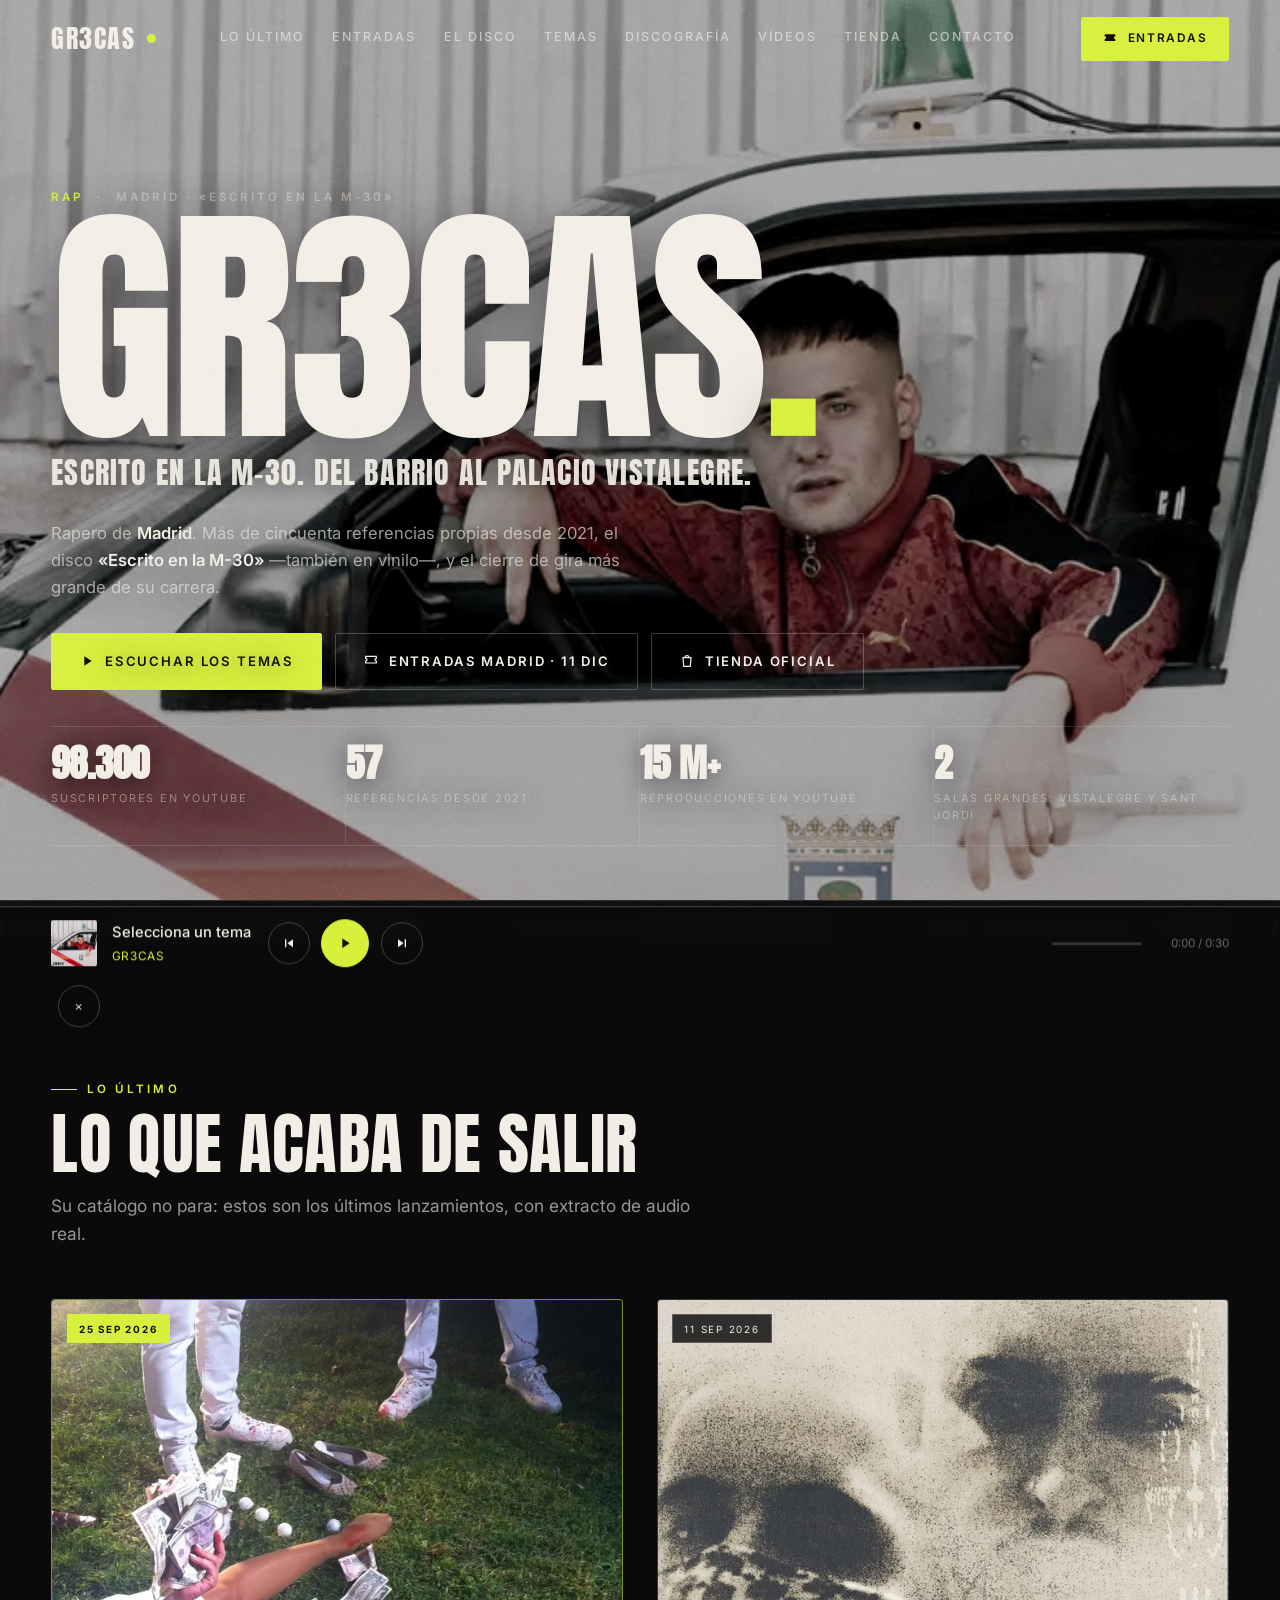
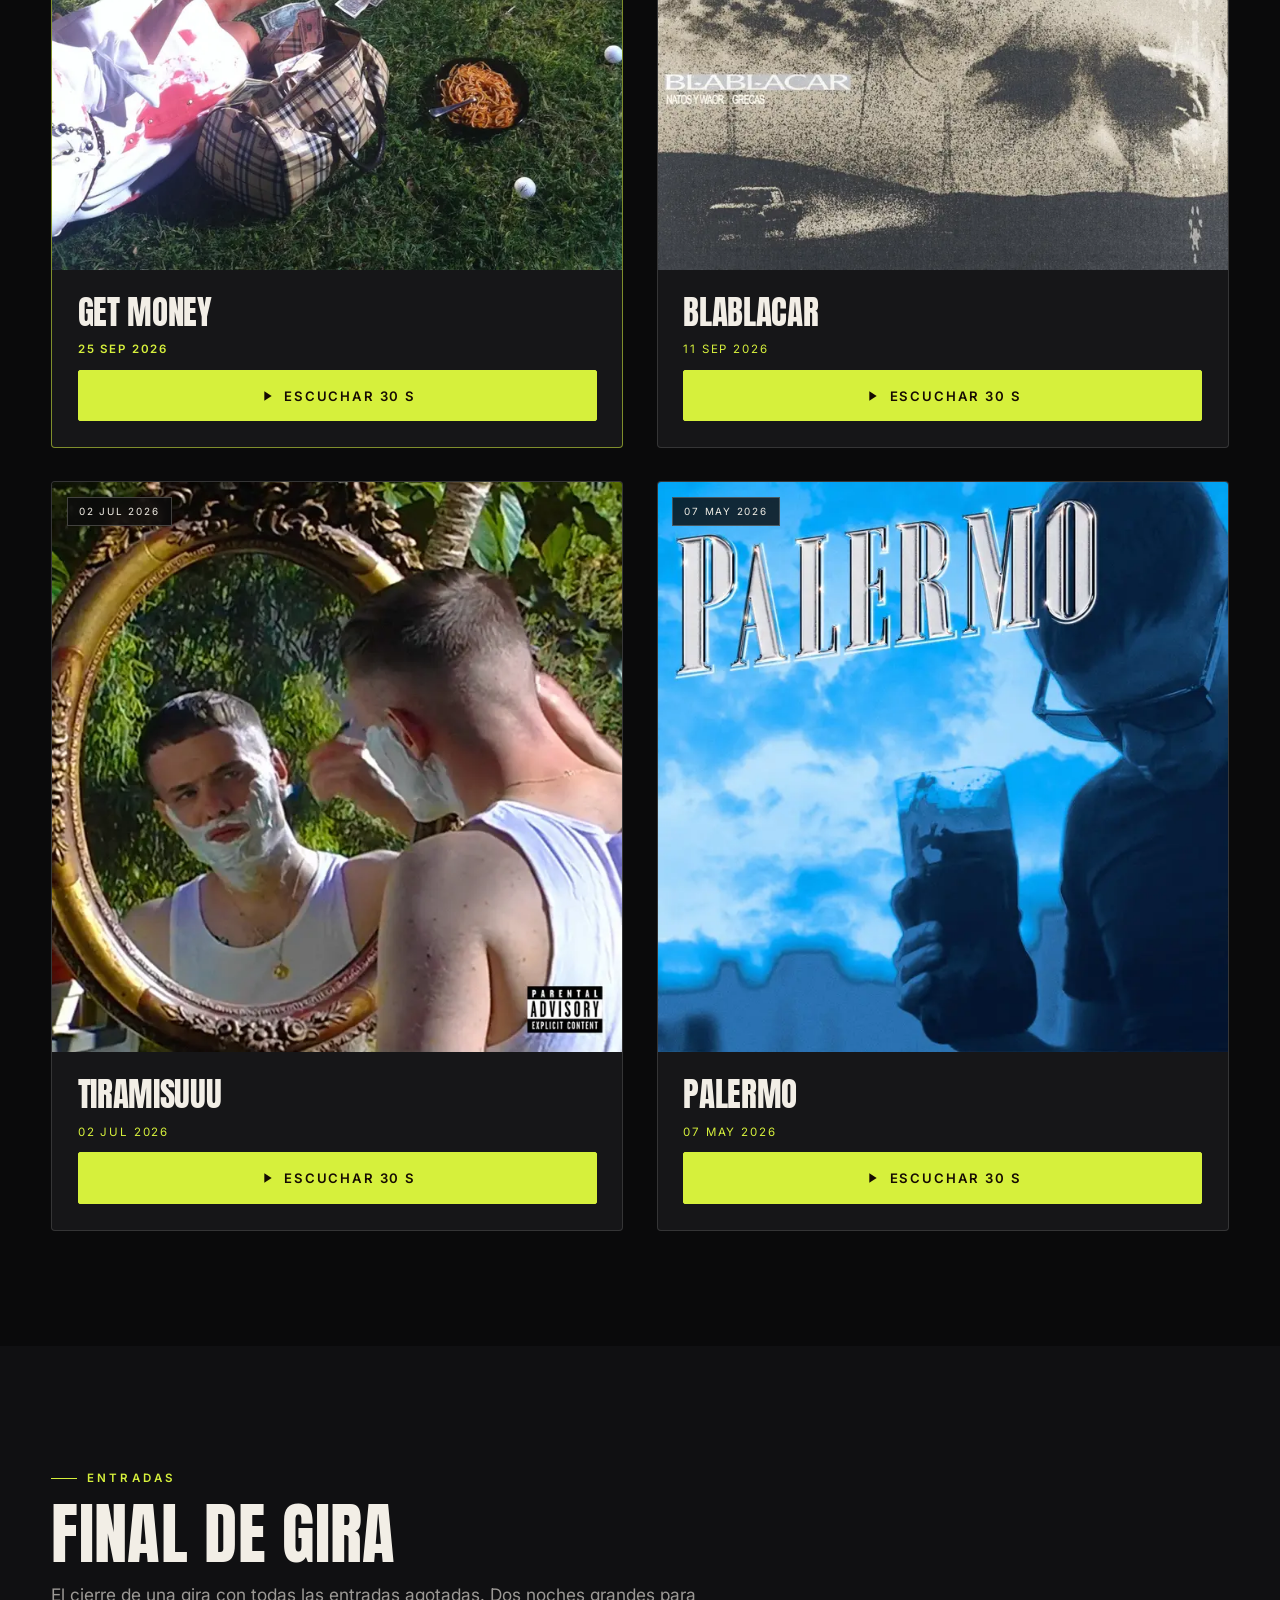
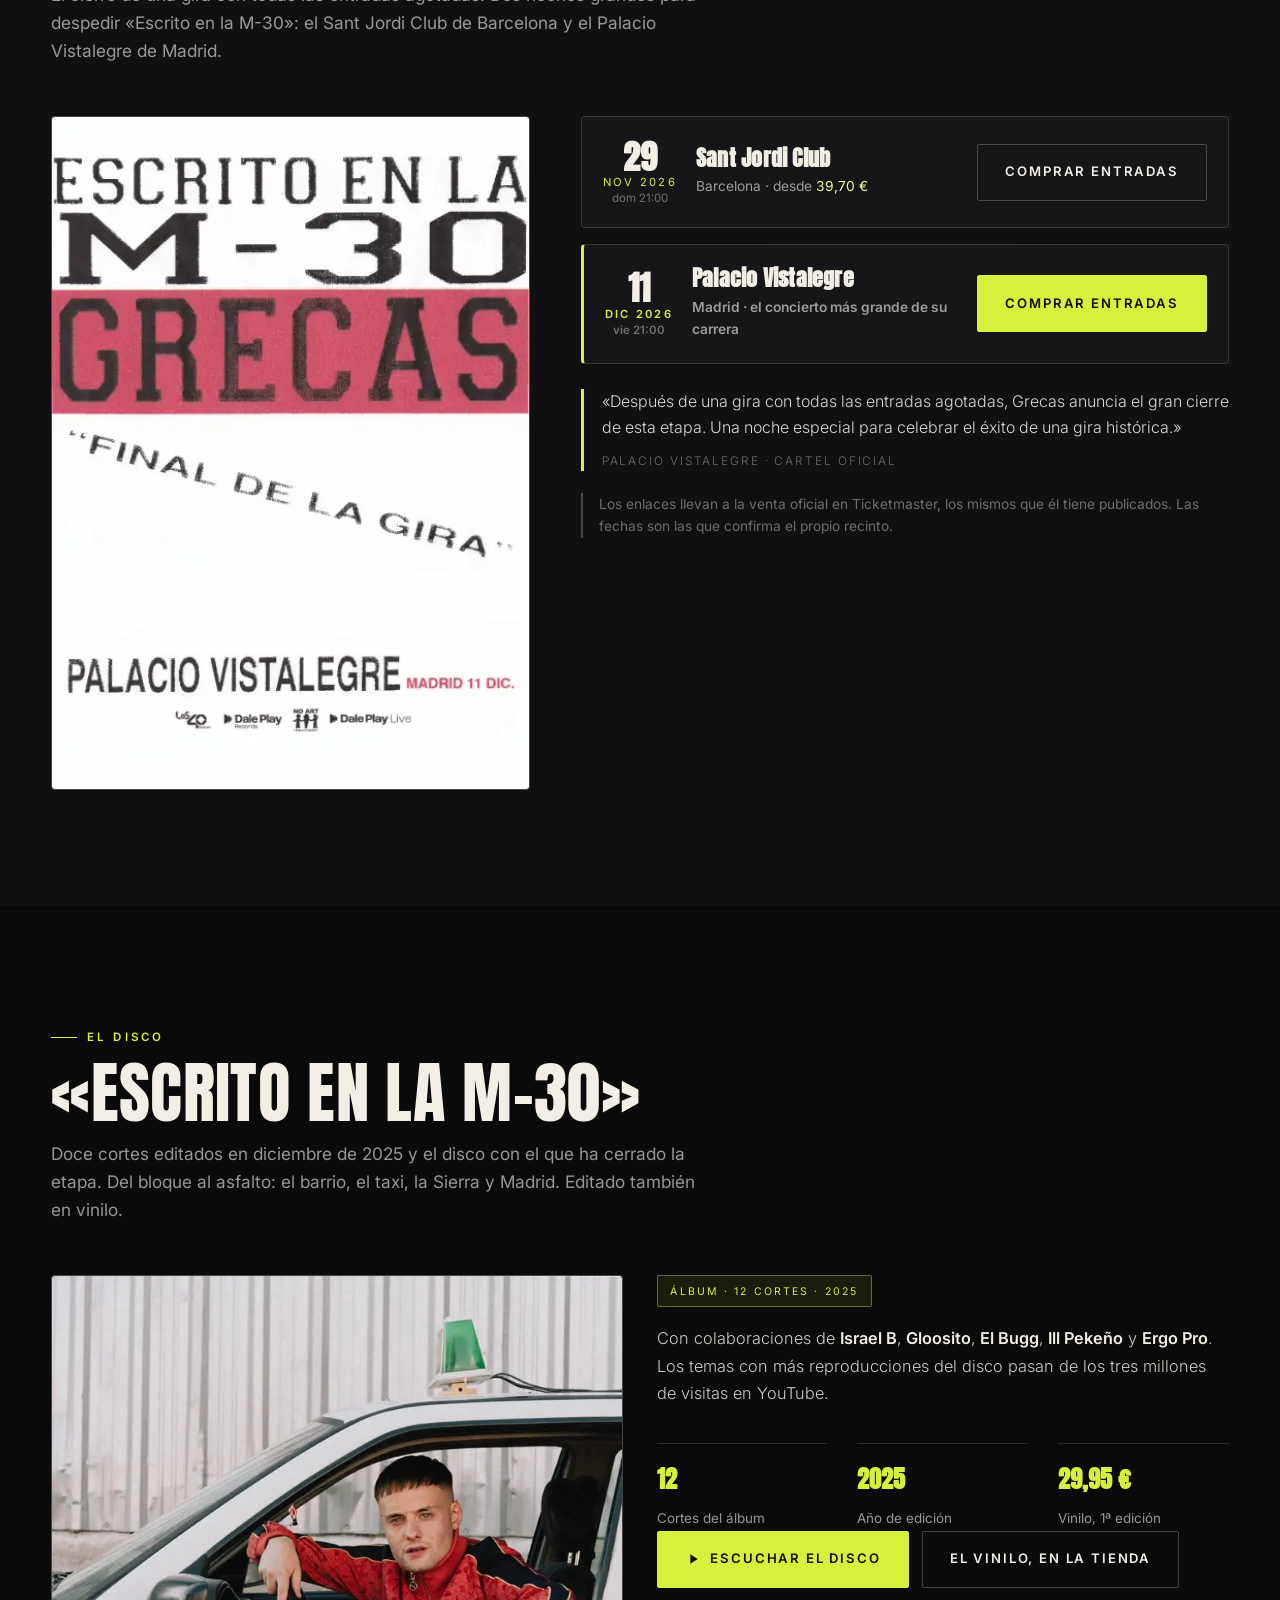
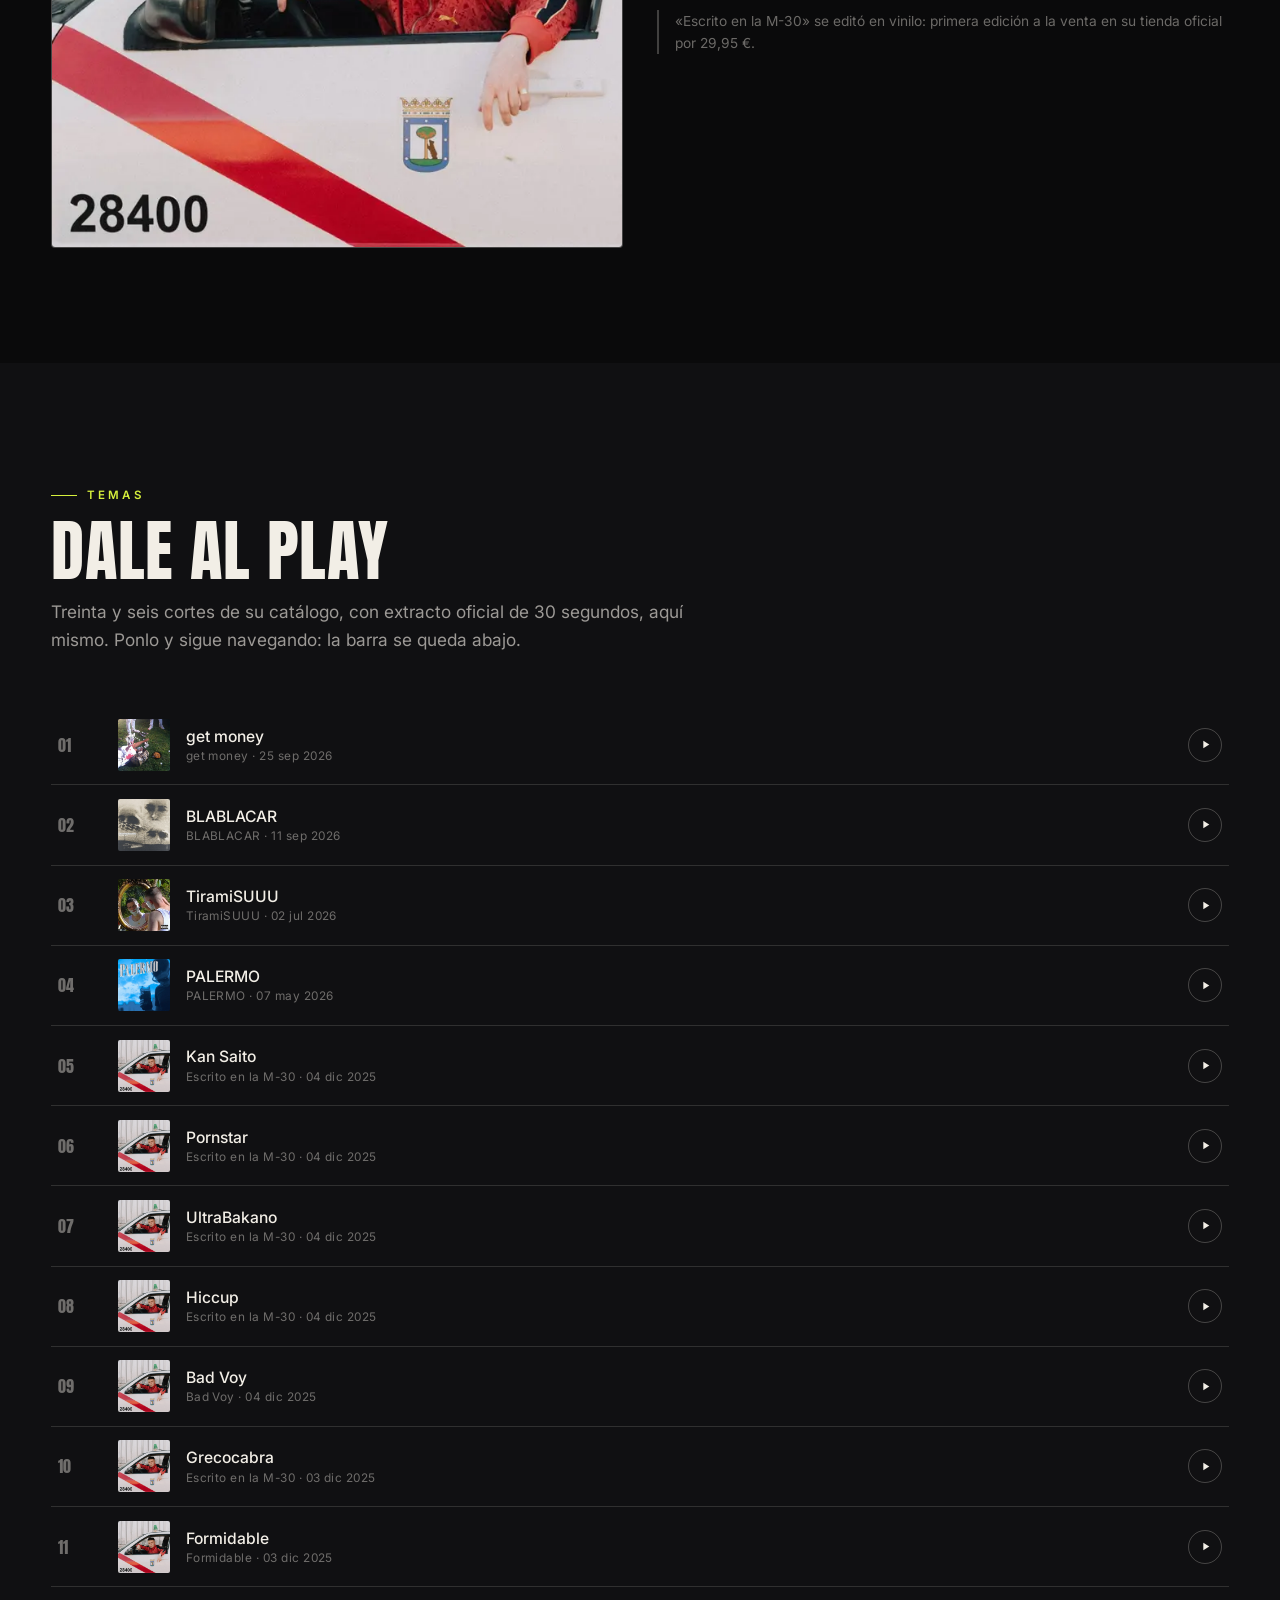
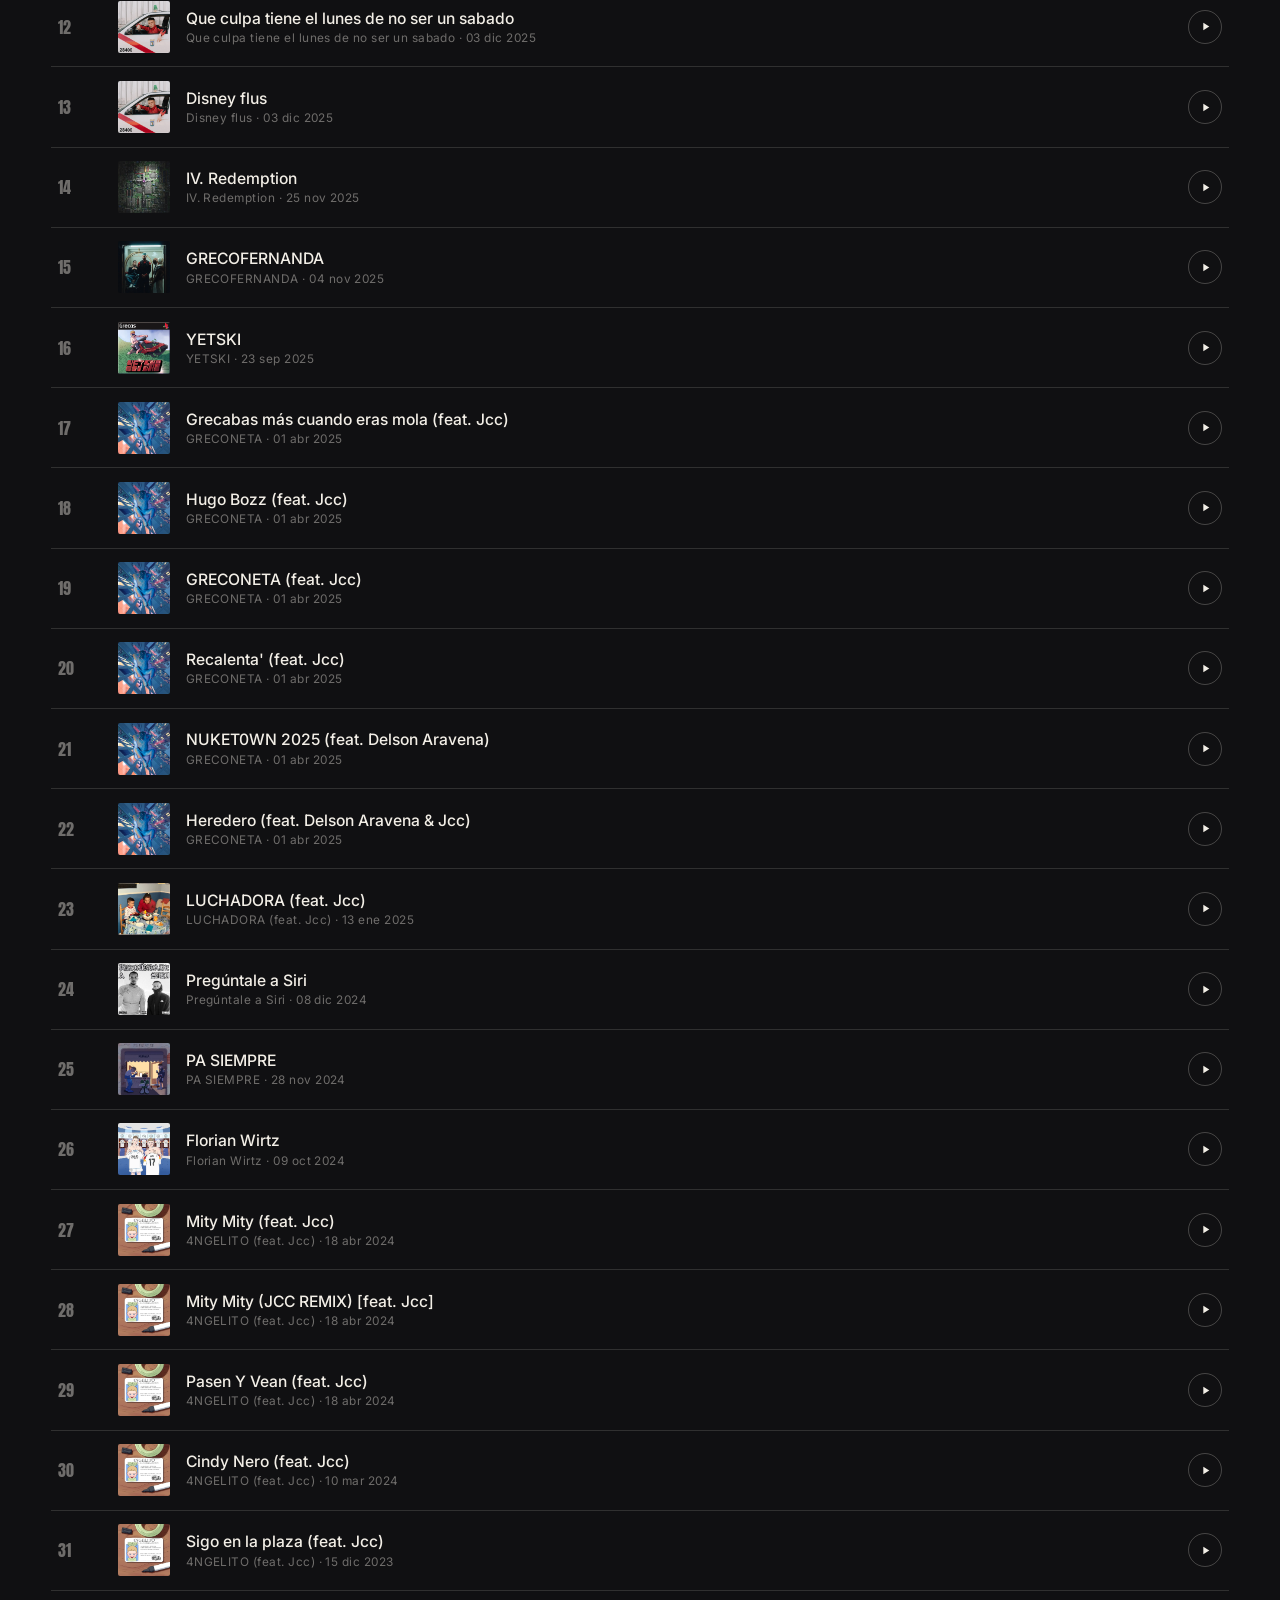
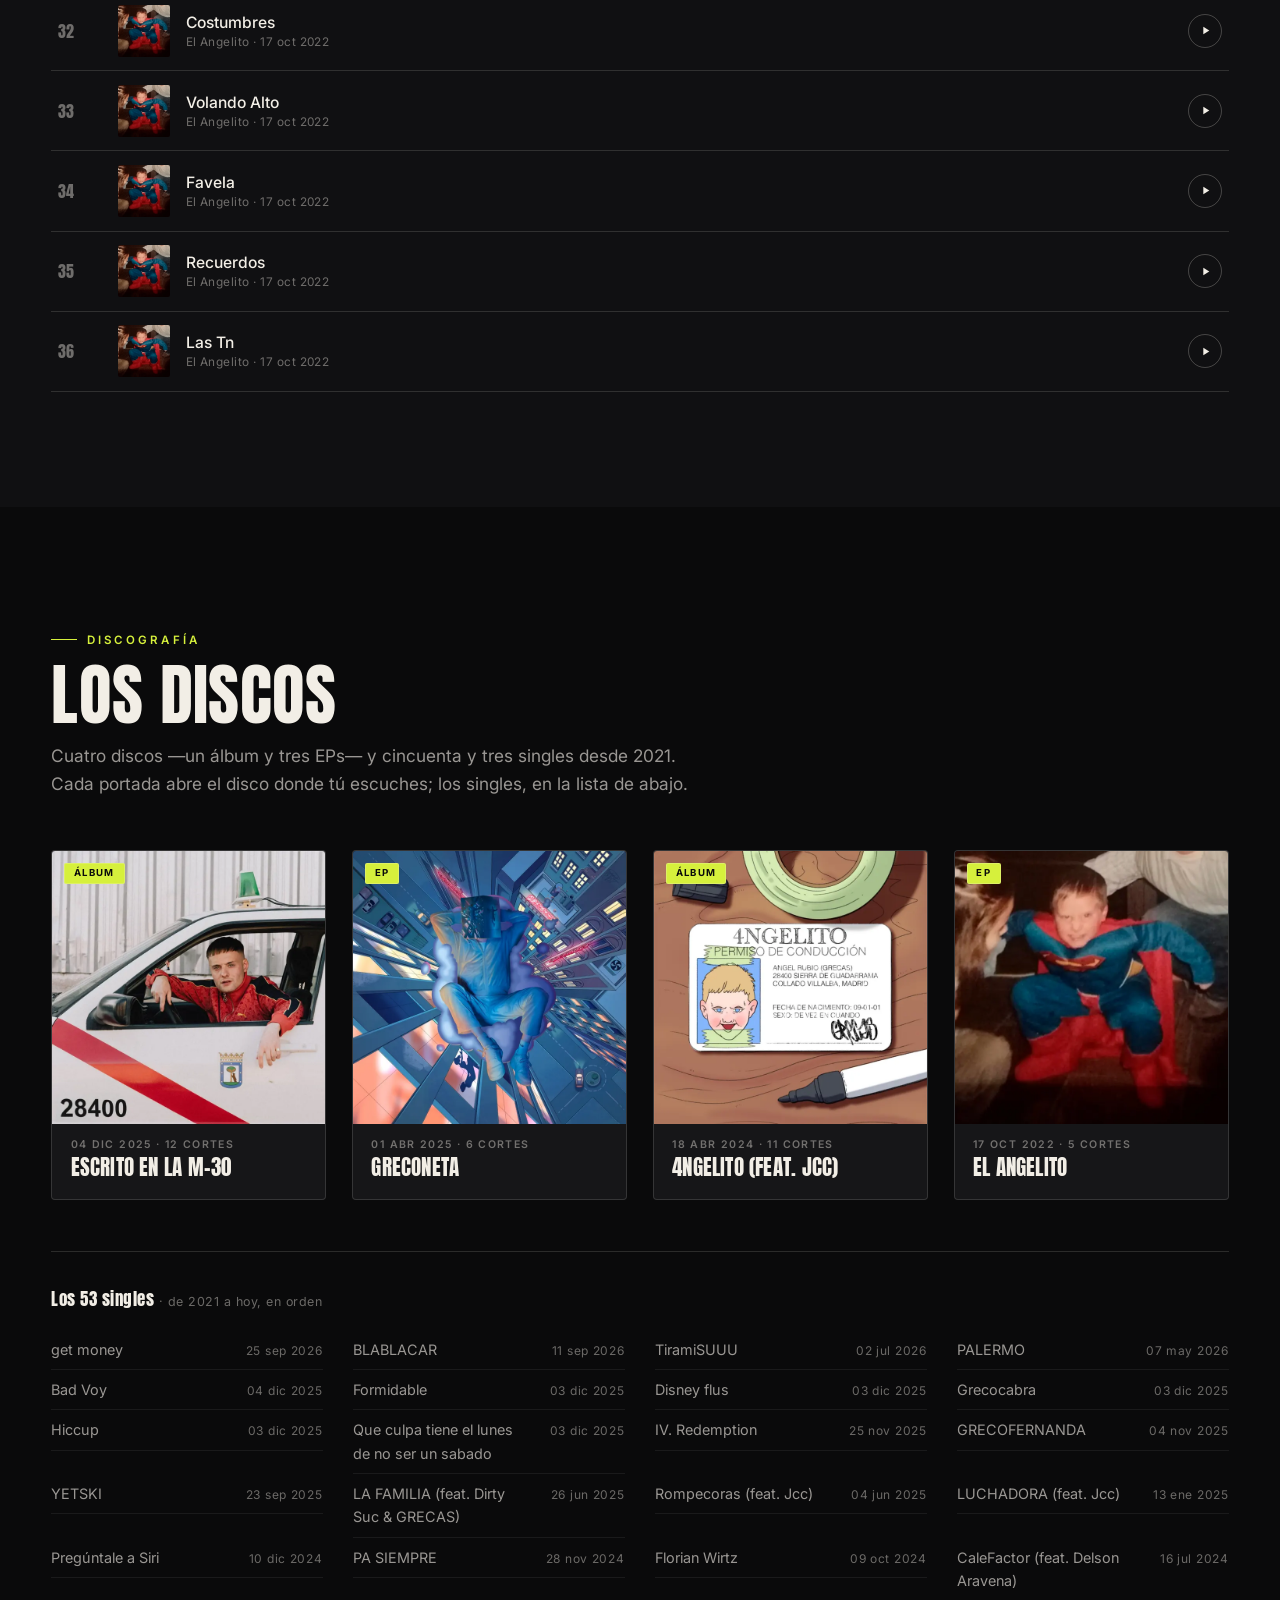
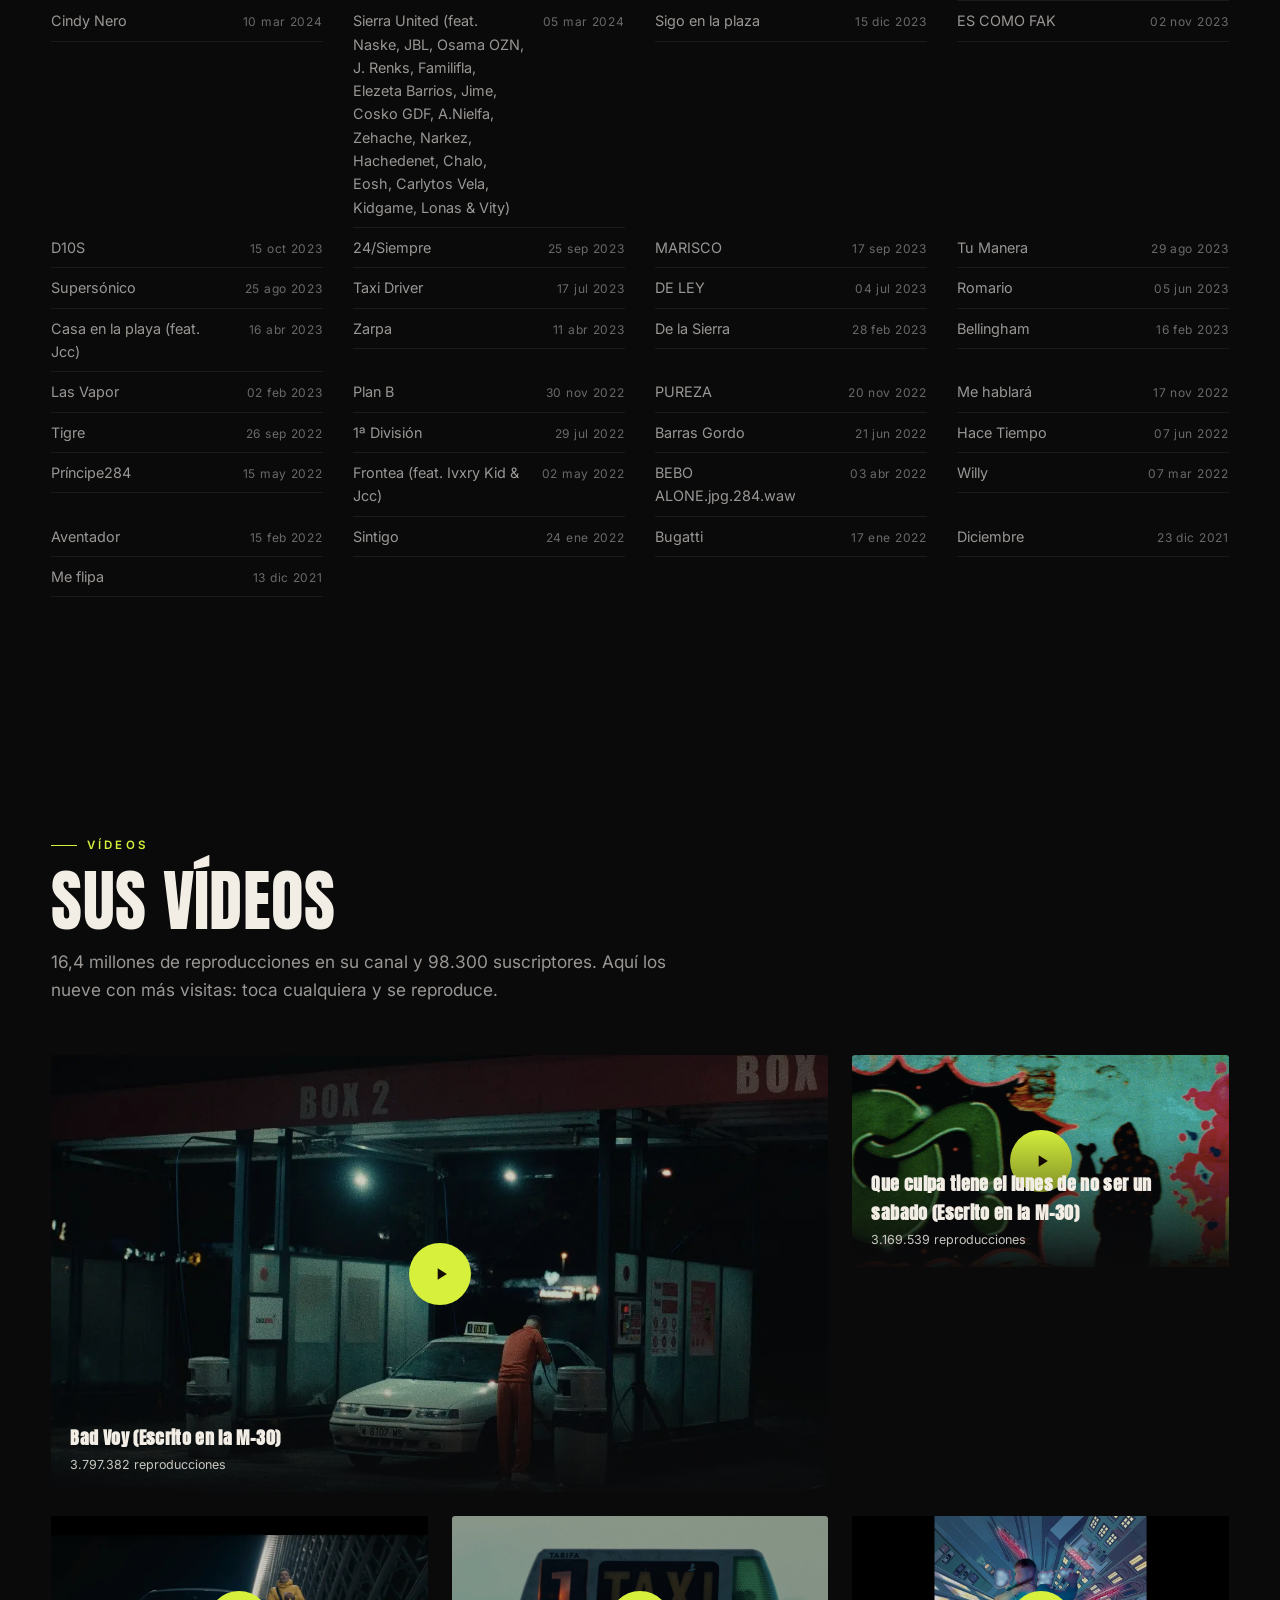
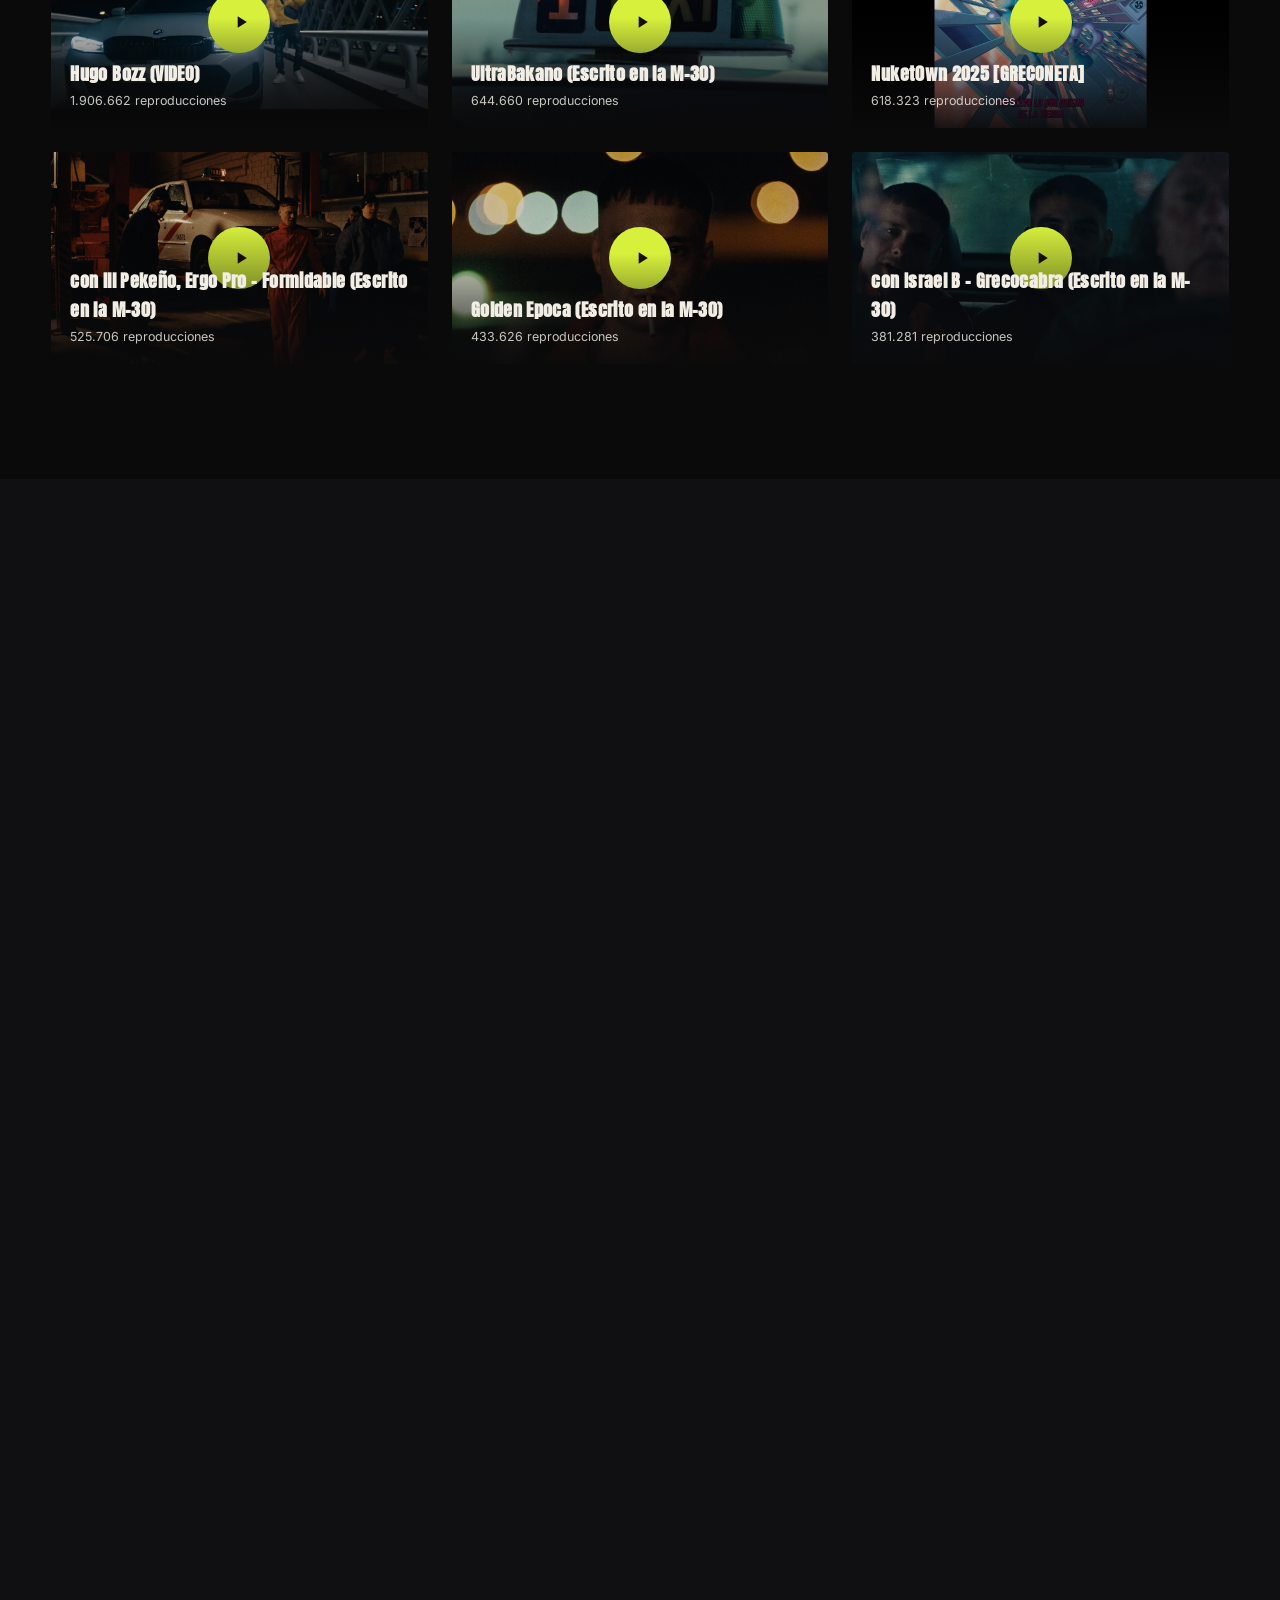
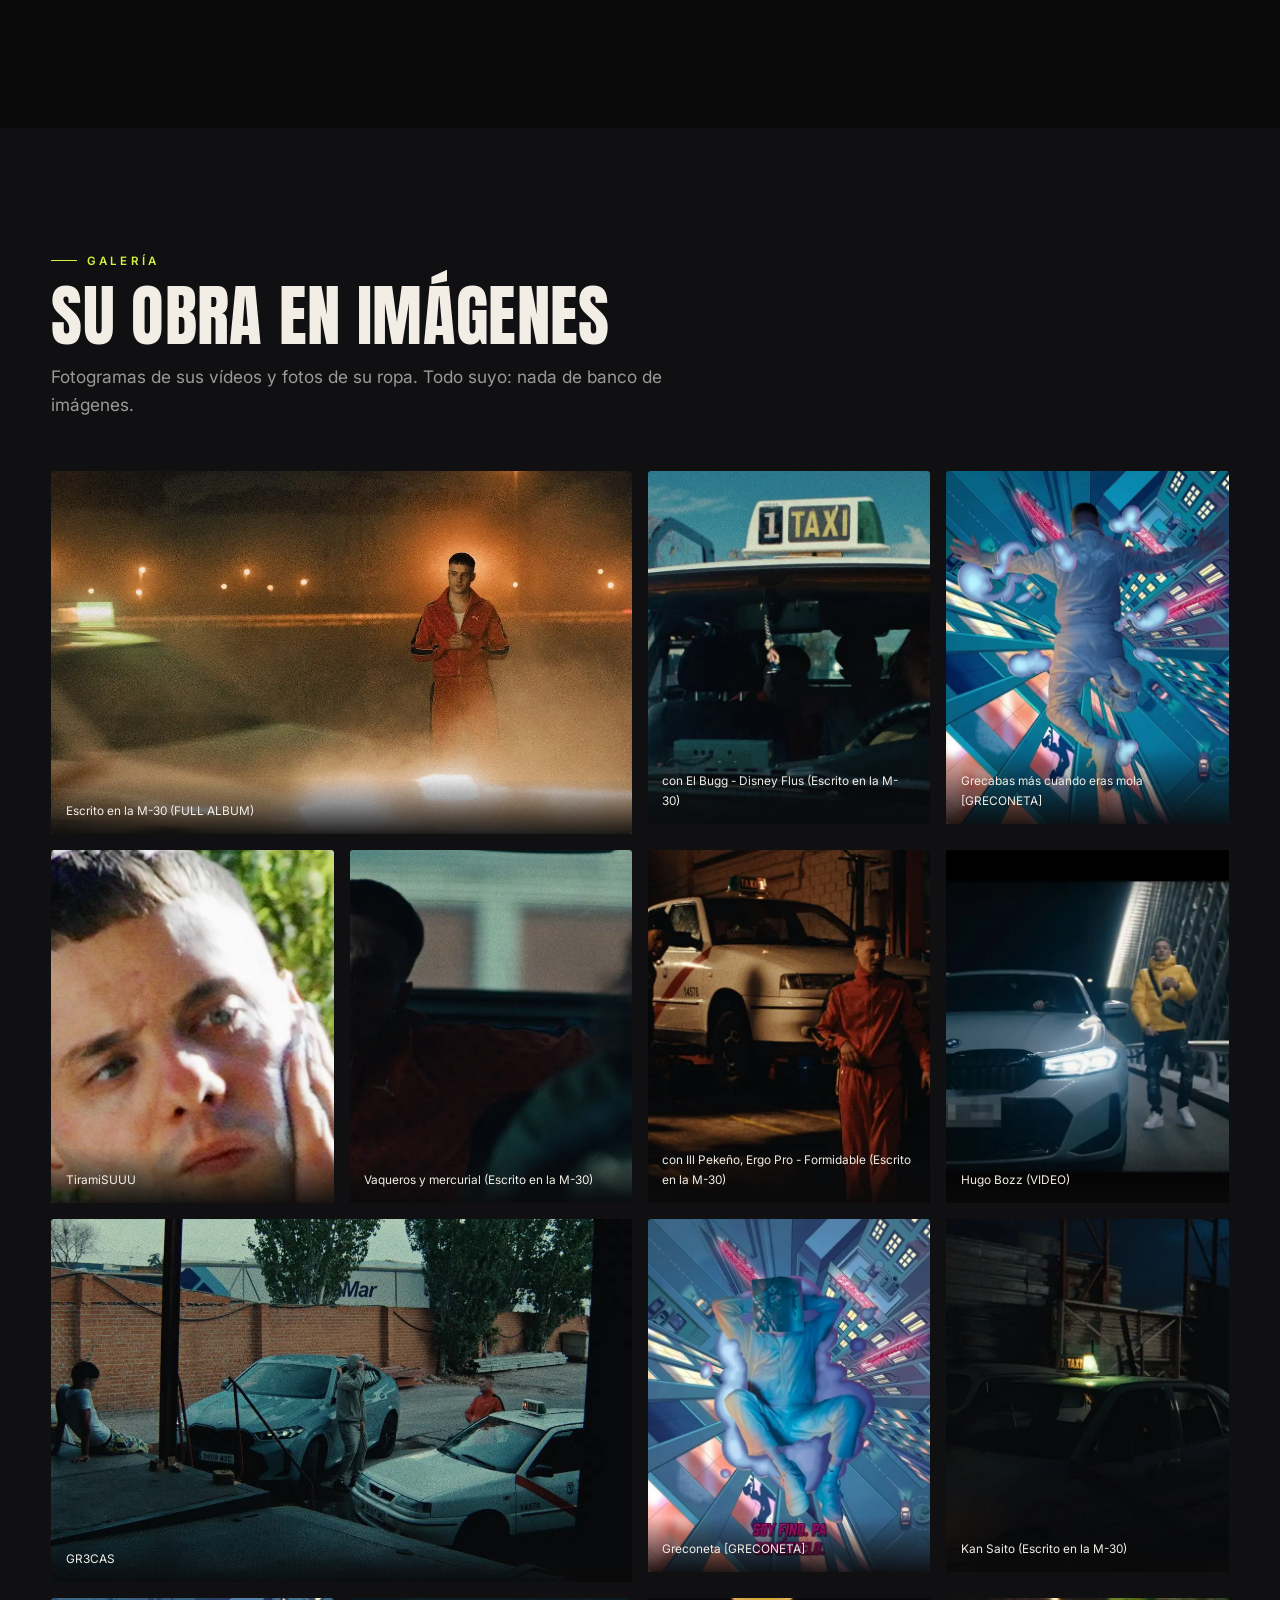
<file: index.html>
<!DOCTYPE html>
<html lang="es">
<head>
<meta charset="utf-8">
<meta name="viewport" content="width=device-width, initial-scale=1.0">
<meta name="theme-color" content="#0A0A0B">
<title>GR3CAS | Rap desde Collado Villalba (28400)</title>
<meta name="description" content="GR3CAS, rapero de Collado Villalba (28400). «Escrito en la M-30» —también en vinilo—, el final de gira en el Palacio Vistalegre y el Sant Jordi Club, tienda oficial y vídeos.">
<meta name="author" content="GR3CAS">
<meta property="og:type" content="music.musician">
<meta property="og:title" content="GR3CAS | Escrito en la M-30">
<meta property="og:description" content="Rap desde Collado Villalba (28400). Primer álbum «Escrito en la M-30», final de gira en Madrid y Barcelona, y tienda oficial con vinilo.">
<meta property="og:image" content="https://neolabs-clientes.github.io/grecas/og.jpg">
<meta property="og:url" content="https://neolabs-clientes.github.io/grecas/">
<meta name="twitter:card" content="summary_large_image">
<link rel="icon" href="assets/brand/favicon.svg" type="image/svg+xml">
<link rel="preconnect" href="https://fonts.googleapis.com">
<link rel="preconnect" href="https://fonts.gstatic.com" crossorigin>
<link href="https://fonts.googleapis.com/css2?family=Anton&family=Inter:wght@300;400;500;600;700&display=swap" rel="stylesheet">
<link rel="stylesheet" href="assets/estilo.css">
<link rel="stylesheet" href="assets/estilo2.css">
<link rel="stylesheet" href="assets/estilo3.css">
</head>
<body id="top">

<!-- ============ CABECERA ============ -->
<header id="cab">
  <div class="wrap nav">
    <a class="marca" href="#top">
      <span class="logo">GR3CAS</span><span class="punto"></span>
    </a>
    <nav class="menu">
      <a href="#nuevo">Lo último</a>
      <a href="#entradas">Entradas</a>
      <a href="#disco">El disco</a>
      <a href="#temas">Temas</a>
      <a href="#discografia">Discografía</a>
      <a href="#videos">Vídeos</a>
      <a href="#tienda">Tienda</a>
      <a href="#contacto">Contacto</a>
    </nav>
    <a class="btn btn-amber" href="#entradas">
      <svg viewBox="0 0 24 24" fill="currentColor"><path d="M4 5h16v3a2 2 0 000 4v3H4v-3a2 2 0 000-4z"/></svg>
      Entradas
    </a>
    <button class="burger" id="burger" aria-label="Abrir menú">
      <span></span><span></span><span></span>
    </button>
  </div>
</header>

<div class="movil-menu" id="menu-movil">
  <button class="cerrar" id="cerrar" aria-label="Cerrar menú">&times;</button>
  <a href="#nuevo">Lo último</a>
  <a href="#entradas">Entradas y gira</a>
  <a href="#disco">El disco y el vinilo</a>
  <a href="#temas">Temas</a>
  <a href="#discografia">Discografía</a>
  <a href="#videos">Vídeos</a>
  <a href="#tienda">Tienda oficial</a>
  <a href="#sierra">El 284</a>
  <a href="#galeria">Galería</a>
  <a href="#contacto">Contacto</a>
</div>

<!-- ============ HERO ============ -->
<section class="hero" id="inicio">
  <div class="hero-bg">
    <img src="assets/portadas/1854173544.webp" alt="Portada de «Escrito en la M-30», de GR3CAS" fetchpriority="high">
  </div>
  <div class="wrap hero-in">
    <div class="marca-top">
      <span class="tag">Rap</span>
      <span class="tag sep">·</span>
      <span class="tag sep">Madrid · «Escrito en la M-30»</span>
    </div>
    <h1>GR3CAS<span style="color:var(--amber)">.</span></h1>
    <p class="sub">Escrito en la M-30. Del barrio al Palacio Vistalegre.</p>
    <p class="texto">Rapero de <span class="destacado">Madrid</span>. Más de cincuenta referencias propias
      desde 2021, el disco <span class="destacado">«Escrito en la M-30»</span> —también en vinilo—,
      y el cierre de gira más grande de su carrera.</p>
    <div class="btns">
      <a class="btn btn-amber" href="#temas">
        <svg viewBox="0 0 24 24" fill="currentColor"><path d="M8 5v14l11-7z"/></svg>
        Escuchar los temas
      </a>
      <a class="btn btn-linea" href="#entradas">
        <svg viewBox="0 0 24 24" fill="none" stroke="currentColor" stroke-width="1.8"><path d="M4 5h16v3a2 2 0 000 4v3H4v-3a2 2 0 000-4z"/></svg>
        Entradas Madrid · 11 dic
      </a>
      <a class="btn btn-linea" href="#tienda">
        <svg viewBox="0 0 24 24" fill="none" stroke="currentColor" stroke-width="1.8"><path d="M6 7h12l-1 13H7z"/><path d="M9 7a3 3 0 016 0"/></svg>
        Tienda oficial
      </a>
    </div>
    <div class="stats">
      <div><b>98.300</b><span>Suscriptores en YouTube</span></div>
      <div><b>57</b><span>Referencias desde 2021</span></div>
      <div><b>15 M+</b><span>Reproducciones en YouTube</span></div>
      <div><b>2</b><span>Salas grandes: Vistalegre y Sant Jordi</span></div>
    </div>
  </div>
</section>

<div class="ticker">
  <div class="ticker-in">
    <span>Final de gira <em>· Palacio Vistalegre, Madrid · 11 dic 2026</em></span><span class="sep">/</span>
    <span>Sant Jordi Club <em>· Barcelona · 29 nov 2026</em></span><span class="sep">/</span>
    <span>Vinilo «Escrito en la M-30» <em>· 1ª edición</em></span><span class="sep">/</span>
    <span>57 referencias <em>· desde 2021</em></span><span class="sep">/</span>
    <span>El 284 <em>· en su ropa, su usuario y sus canciones</em></span><span class="sep">/</span>
    <span>Final de gira <em>· Palacio Vistalegre, Madrid · 11 dic 2026</em></span><span class="sep">/</span>
    <span>Sant Jordi Club <em>· Barcelona · 29 nov 2026</em></span><span class="sep">/</span>
    <span>Vinilo «Escrito en la M-30» <em>· 1ª edición</em></span><span class="sep">/</span>
    <span>57 referencias <em>· desde 2021</em></span><span class="sep">/</span>
    <span>El 284 <em>· en su ropa, su usuario y sus canciones</em></span><span class="sep">/</span>
  </div>
</div>

<!-- ============ LO ULTIMO ============ -->
<section class="pad" id="nuevo">
  <div class="wrap">
    <div class="cabecera-sec rv">
      <span class="eyebrow">Lo último</span>
      <h2>Lo que acaba de salir</h2>
      <p class="lead">Su catálogo no para: estos son los últimos lanzamientos, con extracto de audio real.</p>
    </div>
    <div class="dos rv">
      <article class="bloque-disco rv destacado">
        <div class="arte"><span class="etiqueta nueva">25 sep 2026</span>
          <img src="assets/portadas/6814927803.webp" alt="get money - Single" loading="lazy"></div>
        <div class="cuerpo">
          <h3>get money</h3>
          <p class="meta-disco">25 sep 2026</p>
          <button class="btn btn-amber js-play" data-src="assets/audio/6814927805.mp3" data-tema="get money" data-album="get money - Single" data-portada="assets/portadas/6814927803.webp"><svg viewBox="0 0 24 24" fill="currentColor" class="ico-play"><path d="M8 5v14l11-7z"/></svg> Escuchar 30 s</button>
        </div>
      </article>
      <article class="bloque-disco rv">
        <div class="arte"><span class="etiqueta ">11 sep 2026</span>
          <img src="assets/portadas/6800799541.webp" alt="BLABLACAR - Single" loading="lazy"></div>
        <div class="cuerpo">
          <h3>BLABLACAR</h3>
          <p class="meta-disco">11 sep 2026</p>
          <button class="btn btn-amber js-play" data-src="assets/audio/6800799556.mp3" data-tema="BLABLACAR" data-album="BLABLACAR - Single" data-portada="assets/portadas/6800799541.webp"><svg viewBox="0 0 24 24" fill="currentColor" class="ico-play"><path d="M8 5v14l11-7z"/></svg> Escuchar 30 s</button>
        </div>
      </article>
      <article class="bloque-disco rv">
        <div class="arte"><span class="etiqueta ">02 jul 2026</span>
          <img src="assets/portadas/6782859849.webp" alt="TiramiSUUU - Single" loading="lazy"></div>
        <div class="cuerpo">
          <h3>TiramiSUUU</h3>
          <p class="meta-disco">02 jul 2026</p>
          <button class="btn btn-amber js-play" data-src="assets/audio/6782859853.mp3" data-tema="TiramiSUUU" data-album="TiramiSUUU - Single" data-portada="assets/portadas/6782859849.webp"><svg viewBox="0 0 24 24" fill="currentColor" class="ico-play"><path d="M8 5v14l11-7z"/></svg> Escuchar 30 s</button>
        </div>
      </article>
      <article class="bloque-disco rv">
        <div class="arte"><span class="etiqueta ">07 may 2026</span>
          <img src="assets/portadas/1896233760.webp" alt="PALERMO - Single" loading="lazy"></div>
        <div class="cuerpo">
          <h3>PALERMO</h3>
          <p class="meta-disco">07 may 2026</p>
          <button class="btn btn-amber js-play" data-src="assets/audio/6766200695.mp3" data-tema="PALERMO" data-album="PALERMO - Single" data-portada="assets/portadas/1896233760.webp"><svg viewBox="0 0 24 24" fill="currentColor" class="ico-play"><path d="M8 5v14l11-7z"/></svg> Escuchar 30 s</button>
        </div>
      </article>
    </div>
  </div>
</section>

<!-- ============ ENTRADAS / GIRA ============ -->
<section class="pad oscuro" id="entradas">
  <div class="wrap">
    <div class="cabecera-sec rv">
      <span class="eyebrow">Entradas</span>
      <h2>Final de gira</h2>
      <p class="lead">El cierre de una gira con todas las entradas agotadas. Dos noches grandes para despedir
        «Escrito en la M-30»: el Sant Jordi Club de Barcelona y el Palacio Vistalegre de Madrid.</p>
    </div>
    <div class="gira">
      <div class="cartel rv">
        <img src="assets/fotos/cartel-madrid.webp" alt="Cartel del concierto de GR3CAS en el Palacio Vistalegre, Madrid">
      </div>
      <div class="rv">
        <div class="conciertos">
          <article class="concierto">
            <div class="fecha-g"><b>29</b><span>nov 2026</span><i>dom 21:00</i></div>
            <div class="sitio">
              <b>Sant Jordi Club</b>
              <span>Barcelona · desde <em>39,70 €</em></span>
            </div>
            <a class="btn btn-linea" href="https://www.ticketmaster.es/event/585724091?brand=base_mb_es" target="_blank" rel="noopener">Comprar entradas</a>
          </article>
          <article class="concierto destacado">
            <div class="fecha-g"><b>11</b><span>dic 2026</span><i>vie 21:00</i></div>
            <div class="sitio">
              <b>Palacio Vistalegre</b>
              <span>Madrid · el concierto más grande de su carrera</span>
            </div>
            <a class="btn btn-amber" href="https://www.ticketmaster.es/event/1909493221?brand=base_mb_es" target="_blank" rel="noopener">Comprar entradas</a>
          </article>
        </div>
        <blockquote class="cita-sala">
          «Después de una gira con todas las entradas agotadas, Grecas anuncia el gran cierre de esta etapa.
          Una noche especial para celebrar el éxito de una gira histórica.»
          <cite>Palacio Vistalegre · cartel oficial</cite>
        </blockquote>
        <p class="aviso-entradas">Los enlaces llevan a la venta oficial en Ticketmaster, los mismos que él
          tiene publicados. Las fechas son las que confirma el propio recinto.</p>
      </div>
    </div>
  </div>
</section>

<!-- ============ EL DISCO ============ -->
<section class="pad" id="disco">
  <div class="wrap">
    <div class="cabecera-sec rv">
      <span class="eyebrow">El disco</span>
      <h2>«Escrito en la M-30»</h2>
      <p class="lead">Doce cortes editados en diciembre de 2025 y el disco con el que ha cerrado la etapa.
        Del bloque al asfalto: el barrio, el taxi, la Sierra y Madrid. Editado también en vinilo.</p>
    </div>
    <div class="dos rv">
      <div class="arte-disco">
        <img src="assets/portadas/1854173544.webp" alt="Portada de «Escrito en la M-30», de GR3CAS" loading="lazy">
      </div>
      <div>
        <span class="etiqueta-suelta">Álbum · 12 cortes · 2025</span>
        <p class="texto">Con colaboraciones de <span class="destacado">Israel B</span>,
          <span class="destacado">Gloosito</span>, <span class="destacado">El Bugg</span>,
          <span class="destacado">Ill Pekeño</span> y <span class="destacado">Ergo Pro</span>.
          Los temas con más reproducciones del disco pasan de los tres millones de visitas en YouTube.</p>
        <div class="cifras-sierra">
          <div><b>12</b><span>Cortes del álbum</span></div>
          <div><b>2025</b><span>Año de edición</span></div>
          <div><b>29,95 €</b><span>Vinilo, 1ª edición</span></div>
        </div>
        <div class="btns">
          <a class="btn btn-amber" href="#temas">
            <svg viewBox="0 0 24 24" fill="currentColor"><path d="M8 5v14l11-7z"/></svg>
            Escuchar el disco
          </a>
          <a class="btn btn-linea" href="#tienda">El vinilo, en la tienda</a>
        </div>
        <p class="aviso-entradas">«Escrito en la M-30» se editó en vinilo: primera edición a la venta
          en su tienda oficial por 29,95 €.</p>
      </div>
    </div>
  </div>
</section>

<!-- ============ TEMAS / REPRODUCTOR ============ -->
<section class="pad oscuro" id="temas">
  <div class="wrap">
    <div class="cabecera-sec rv">
      <span class="eyebrow">Temas</span>
      <h2>Dale al play</h2>
      <p class="lead">Treinta y seis cortes de su catálogo, con extracto oficial de 30 segundos, aquí mismo.
        Ponlo y sigue navegando: la barra se queda abajo.</p>
    </div>
    <div class="cortes rv">
      <button class="corte" data-src="assets/audio/6814927805.mp3" data-tema="get money" data-album="get money · 25 sep 2026" data-portada="assets/portadas/6814927803.webp">
        <span class="corte-n">01</span>
        <img src="assets/portadas/6814927803.webp" alt="get money" loading="lazy">
        <span class="corte-txt">
          <b>get money</b><span>get money · 25 sep 2026</span>
        </span>
        <span class="corte-play" aria-hidden="true">
          <svg viewBox="0 0 24 24"><path d="M8 5v14l11-7z"/></svg>
        </span>
      </button>
      <button class="corte" data-src="assets/audio/6800799556.mp3" data-tema="BLABLACAR" data-album="BLABLACAR · 11 sep 2026" data-portada="assets/portadas/6800799541.webp">
        <span class="corte-n">02</span>
        <img src="assets/portadas/6800799541.webp" alt="BLABLACAR" loading="lazy">
        <span class="corte-txt">
          <b>BLABLACAR</b><span>BLABLACAR · 11 sep 2026</span>
        </span>
        <span class="corte-play" aria-hidden="true">
          <svg viewBox="0 0 24 24"><path d="M8 5v14l11-7z"/></svg>
        </span>
      </button>
      <button class="corte" data-src="assets/audio/6782859853.mp3" data-tema="TiramiSUUU" data-album="TiramiSUUU · 02 jul 2026" data-portada="assets/portadas/6782859849.webp">
        <span class="corte-n">03</span>
        <img src="assets/portadas/6782859849.webp" alt="TiramiSUUU" loading="lazy">
        <span class="corte-txt">
          <b>TiramiSUUU</b><span>TiramiSUUU · 02 jul 2026</span>
        </span>
        <span class="corte-play" aria-hidden="true">
          <svg viewBox="0 0 24 24"><path d="M8 5v14l11-7z"/></svg>
        </span>
      </button>
      <button class="corte" data-src="assets/audio/6766200695.mp3" data-tema="PALERMO" data-album="PALERMO · 07 may 2026" data-portada="assets/portadas/1896233760.webp">
        <span class="corte-n">04</span>
        <img src="assets/portadas/1896233760.webp" alt="PALERMO" loading="lazy">
        <span class="corte-txt">
          <b>PALERMO</b><span>PALERMO · 07 may 2026</span>
        </span>
        <span class="corte-play" aria-hidden="true">
          <svg viewBox="0 0 24 24"><path d="M8 5v14l11-7z"/></svg>
        </span>
      </button>
      <button class="corte" data-src="assets/audio/1854173550.mp3" data-tema="Kan Saito" data-album="Escrito en la M-30 · 04 dic 2025" data-portada="assets/portadas/1854173544.webp">
        <span class="corte-n">05</span>
        <img src="assets/portadas/1854173544.webp" alt="Kan Saito" loading="lazy">
        <span class="corte-txt">
          <b>Kan Saito</b><span>Escrito en la M-30 · 04 dic 2025</span>
        </span>
        <span class="corte-play" aria-hidden="true">
          <svg viewBox="0 0 24 24"><path d="M8 5v14l11-7z"/></svg>
        </span>
      </button>
      <button class="corte" data-src="assets/audio/1854173556.mp3" data-tema="Pornstar" data-album="Escrito en la M-30 · 04 dic 2025" data-portada="assets/portadas/1854173544.webp">
        <span class="corte-n">06</span>
        <img src="assets/portadas/1854173544.webp" alt="Pornstar" loading="lazy">
        <span class="corte-txt">
          <b>Pornstar</b><span>Escrito en la M-30 · 04 dic 2025</span>
        </span>
        <span class="corte-play" aria-hidden="true">
          <svg viewBox="0 0 24 24"><path d="M8 5v14l11-7z"/></svg>
        </span>
      </button>
      <button class="corte" data-src="assets/audio/1854173636.mp3" data-tema="UltraBakano" data-album="Escrito en la M-30 · 04 dic 2025" data-portada="assets/portadas/1854173544.webp">
        <span class="corte-n">07</span>
        <img src="assets/portadas/1854173544.webp" alt="UltraBakano" loading="lazy">
        <span class="corte-txt">
          <b>UltraBakano</b><span>Escrito en la M-30 · 04 dic 2025</span>
        </span>
        <span class="corte-play" aria-hidden="true">
          <svg viewBox="0 0 24 24"><path d="M8 5v14l11-7z"/></svg>
        </span>
      </button>
      <button class="corte" data-src="assets/audio/1854173641.mp3" data-tema="Hiccup" data-album="Escrito en la M-30 · 04 dic 2025" data-portada="assets/portadas/1854173544.webp">
        <span class="corte-n">08</span>
        <img src="assets/portadas/1854173544.webp" alt="Hiccup" loading="lazy">
        <span class="corte-txt">
          <b>Hiccup</b><span>Escrito en la M-30 · 04 dic 2025</span>
        </span>
        <span class="corte-play" aria-hidden="true">
          <svg viewBox="0 0 24 24"><path d="M8 5v14l11-7z"/></svg>
        </span>
      </button>
      <button class="corte" data-src="assets/audio/1870604805.mp3" data-tema="Bad Voy" data-album="Bad Voy · 04 dic 2025" data-portada="assets/portadas/1870604621.webp">
        <span class="corte-n">09</span>
        <img src="assets/portadas/1870604621.webp" alt="Bad Voy" loading="lazy">
        <span class="corte-txt">
          <b>Bad Voy</b><span>Bad Voy · 04 dic 2025</span>
        </span>
        <span class="corte-play" aria-hidden="true">
          <svg viewBox="0 0 24 24"><path d="M8 5v14l11-7z"/></svg>
        </span>
      </button>
      <button class="corte" data-src="assets/audio/1854173559.mp3" data-tema="Grecocabra" data-album="Escrito en la M-30 · 03 dic 2025" data-portada="assets/portadas/1854173544.webp">
        <span class="corte-n">10</span>
        <img src="assets/portadas/1854173544.webp" alt="Grecocabra" loading="lazy">
        <span class="corte-txt">
          <b>Grecocabra</b><span>Escrito en la M-30 · 03 dic 2025</span>
        </span>
        <span class="corte-play" aria-hidden="true">
          <svg viewBox="0 0 24 24"><path d="M8 5v14l11-7z"/></svg>
        </span>
      </button>
      <button class="corte" data-src="assets/audio/1857687060.mp3" data-tema="Formidable" data-album="Formidable · 03 dic 2025" data-portada="assets/portadas/1857687056.webp">
        <span class="corte-n">11</span>
        <img src="assets/portadas/1857687056.webp" alt="Formidable" loading="lazy">
        <span class="corte-txt">
          <b>Formidable</b><span>Formidable · 03 dic 2025</span>
        </span>
        <span class="corte-play" aria-hidden="true">
          <svg viewBox="0 0 24 24"><path d="M8 5v14l11-7z"/></svg>
        </span>
      </button>
      <button class="corte" data-src="assets/audio/1862539252.mp3" data-tema="Que culpa tiene el lunes de no ser un sabado" data-album="Que culpa tiene el lunes de no ser un sabado · 03 dic 2025" data-portada="assets/portadas/1862539248.webp">
        <span class="corte-n">12</span>
        <img src="assets/portadas/1862539248.webp" alt="Que culpa tiene el lunes de no ser un sabado" loading="lazy">
        <span class="corte-txt">
          <b>Que culpa tiene el lunes de no ser un sabado</b><span>Que culpa tiene el lunes de no ser un sabado · 03 dic 2025</span>
        </span>
        <span class="corte-play" aria-hidden="true">
          <svg viewBox="0 0 24 24"><path d="M8 5v14l11-7z"/></svg>
        </span>
      </button>
      <button class="corte" data-src="assets/audio/1857691907.mp3" data-tema="Disney flus" data-album="Disney flus · 03 dic 2025" data-portada="assets/portadas/1857691892.webp">
        <span class="corte-n">13</span>
        <img src="assets/portadas/1857691892.webp" alt="Disney flus" loading="lazy">
        <span class="corte-txt">
          <b>Disney flus</b><span>Disney flus · 03 dic 2025</span>
        </span>
        <span class="corte-play" aria-hidden="true">
          <svg viewBox="0 0 24 24"><path d="M8 5v14l11-7z"/></svg>
        </span>
      </button>
      <button class="corte" data-src="assets/audio/1853834066.mp3" data-tema="IV. Redemption" data-album="IV. Redemption · 25 nov 2025" data-portada="assets/portadas/1853834065.webp">
        <span class="corte-n">14</span>
        <img src="assets/portadas/1853834065.webp" alt="IV. Redemption" loading="lazy">
        <span class="corte-txt">
          <b>IV. Redemption</b><span>IV. Redemption · 25 nov 2025</span>
        </span>
        <span class="corte-play" aria-hidden="true">
          <svg viewBox="0 0 24 24"><path d="M8 5v14l11-7z"/></svg>
        </span>
      </button>
      <button class="corte" data-src="assets/audio/1846959734.mp3" data-tema="GRECOFERNANDA" data-album="GRECOFERNANDA · 04 nov 2025" data-portada="assets/portadas/1846959460.webp">
        <span class="corte-n">15</span>
        <img src="assets/portadas/1846959460.webp" alt="GRECOFERNANDA" loading="lazy">
        <span class="corte-txt">
          <b>GRECOFERNANDA</b><span>GRECOFERNANDA · 04 nov 2025</span>
        </span>
        <span class="corte-play" aria-hidden="true">
          <svg viewBox="0 0 24 24"><path d="M8 5v14l11-7z"/></svg>
        </span>
      </button>
      <button class="corte" data-src="assets/audio/1840266721.mp3" data-tema="YETSKI" data-album="YETSKI · 23 sep 2025" data-portada="assets/portadas/1840266719.webp">
        <span class="corte-n">16</span>
        <img src="assets/portadas/1840266719.webp" alt="YETSKI" loading="lazy">
        <span class="corte-txt">
          <b>YETSKI</b><span>YETSKI · 23 sep 2025</span>
        </span>
        <span class="corte-play" aria-hidden="true">
          <svg viewBox="0 0 24 24"><path d="M8 5v14l11-7z"/></svg>
        </span>
      </button>
      <button class="corte" data-src="assets/audio/1801493078.mp3" data-tema="Grecabas más cuando eras mola (feat. Jcc)" data-album="GRECONETA · 01 abr 2025" data-portada="assets/portadas/1801493075.webp">
        <span class="corte-n">17</span>
        <img src="assets/portadas/1801493075.webp" alt="Grecabas más cuando eras mola (feat. Jcc)" loading="lazy">
        <span class="corte-txt">
          <b>Grecabas más cuando eras mola (feat. Jcc)</b><span>GRECONETA · 01 abr 2025</span>
        </span>
        <span class="corte-play" aria-hidden="true">
          <svg viewBox="0 0 24 24"><path d="M8 5v14l11-7z"/></svg>
        </span>
      </button>
      <button class="corte" data-src="assets/audio/1801493080.mp3" data-tema="Hugo Bozz (feat. Jcc)" data-album="GRECONETA · 01 abr 2025" data-portada="assets/portadas/1801493075.webp">
        <span class="corte-n">18</span>
        <img src="assets/portadas/1801493075.webp" alt="Hugo Bozz (feat. Jcc)" loading="lazy">
        <span class="corte-txt">
          <b>Hugo Bozz (feat. Jcc)</b><span>GRECONETA · 01 abr 2025</span>
        </span>
        <span class="corte-play" aria-hidden="true">
          <svg viewBox="0 0 24 24"><path d="M8 5v14l11-7z"/></svg>
        </span>
      </button>
      <button class="corte" data-src="assets/audio/1801493085.mp3" data-tema="GRECONETA (feat. Jcc)" data-album="GRECONETA · 01 abr 2025" data-portada="assets/portadas/1801493075.webp">
        <span class="corte-n">19</span>
        <img src="assets/portadas/1801493075.webp" alt="GRECONETA (feat. Jcc)" loading="lazy">
        <span class="corte-txt">
          <b>GRECONETA (feat. Jcc)</b><span>GRECONETA · 01 abr 2025</span>
        </span>
        <span class="corte-play" aria-hidden="true">
          <svg viewBox="0 0 24 24"><path d="M8 5v14l11-7z"/></svg>
        </span>
      </button>
      <button class="corte" data-src="assets/audio/1801493089.mp3" data-tema="Recalenta' (feat. Jcc)" data-album="GRECONETA · 01 abr 2025" data-portada="assets/portadas/1801493075.webp">
        <span class="corte-n">20</span>
        <img src="assets/portadas/1801493075.webp" alt="Recalenta' (feat. Jcc)" loading="lazy">
        <span class="corte-txt">
          <b>Recalenta' (feat. Jcc)</b><span>GRECONETA · 01 abr 2025</span>
        </span>
        <span class="corte-play" aria-hidden="true">
          <svg viewBox="0 0 24 24"><path d="M8 5v14l11-7z"/></svg>
        </span>
      </button>
      <button class="corte" data-src="assets/audio/1801493452.mp3" data-tema="NUKET0WN 2025 (feat. Delson Aravena)" data-album="GRECONETA · 01 abr 2025" data-portada="assets/portadas/1801493075.webp">
        <span class="corte-n">21</span>
        <img src="assets/portadas/1801493075.webp" alt="NUKET0WN 2025 (feat. Delson Aravena)" loading="lazy">
        <span class="corte-txt">
          <b>NUKET0WN 2025 (feat. Delson Aravena)</b><span>GRECONETA · 01 abr 2025</span>
        </span>
        <span class="corte-play" aria-hidden="true">
          <svg viewBox="0 0 24 24"><path d="M8 5v14l11-7z"/></svg>
        </span>
      </button>
      <button class="corte" data-src="assets/audio/1801493453.mp3" data-tema="Heredero (feat. Delson Aravena & Jcc)" data-album="GRECONETA · 01 abr 2025" data-portada="assets/portadas/1801493075.webp">
        <span class="corte-n">22</span>
        <img src="assets/portadas/1801493075.webp" alt="Heredero (feat. Delson Aravena & Jcc)" loading="lazy">
        <span class="corte-txt">
          <b>Heredero (feat. Delson Aravena & Jcc)</b><span>GRECONETA · 01 abr 2025</span>
        </span>
        <span class="corte-play" aria-hidden="true">
          <svg viewBox="0 0 24 24"><path d="M8 5v14l11-7z"/></svg>
        </span>
      </button>
      <button class="corte" data-src="assets/audio/1789369203.mp3" data-tema="LUCHADORA (feat. Jcc)" data-album="LUCHADORA (feat. Jcc) · 13 ene 2025" data-portada="assets/portadas/1789368795.webp">
        <span class="corte-n">23</span>
        <img src="assets/portadas/1789368795.webp" alt="LUCHADORA (feat. Jcc)" loading="lazy">
        <span class="corte-txt">
          <b>LUCHADORA (feat. Jcc)</b><span>LUCHADORA (feat. Jcc) · 13 ene 2025</span>
        </span>
        <span class="corte-play" aria-hidden="true">
          <svg viewBox="0 0 24 24"><path d="M8 5v14l11-7z"/></svg>
        </span>
      </button>
      <button class="corte" data-src="assets/audio/1783332975.mp3" data-tema="Pregúntale a Siri" data-album="Pregúntale a Siri · 08 dic 2024" data-portada="assets/portadas/1783332972.webp">
        <span class="corte-n">24</span>
        <img src="assets/portadas/1783332972.webp" alt="Pregúntale a Siri" loading="lazy">
        <span class="corte-txt">
          <b>Pregúntale a Siri</b><span>Pregúntale a Siri · 08 dic 2024</span>
        </span>
        <span class="corte-play" aria-hidden="true">
          <svg viewBox="0 0 24 24"><path d="M8 5v14l11-7z"/></svg>
        </span>
      </button>
      <button class="corte" data-src="assets/audio/6768312397.mp3" data-tema="PA SIEMPRE" data-album="PA SIEMPRE · 28 nov 2024" data-portada="assets/portadas/6768312396.webp">
        <span class="corte-n">25</span>
        <img src="assets/portadas/6768312396.webp" alt="PA SIEMPRE" loading="lazy">
        <span class="corte-txt">
          <b>PA SIEMPRE</b><span>PA SIEMPRE · 28 nov 2024</span>
        </span>
        <span class="corte-play" aria-hidden="true">
          <svg viewBox="0 0 24 24"><path d="M8 5v14l11-7z"/></svg>
        </span>
      </button>
      <button class="corte" data-src="assets/audio/1769410130.mp3" data-tema="Florian Wirtz" data-album="Florian Wirtz · 09 oct 2024" data-portada="assets/portadas/1769409992.webp">
        <span class="corte-n">26</span>
        <img src="assets/portadas/1769409992.webp" alt="Florian Wirtz" loading="lazy">
        <span class="corte-txt">
          <b>Florian Wirtz</b><span>Florian Wirtz · 09 oct 2024</span>
        </span>
        <span class="corte-play" aria-hidden="true">
          <svg viewBox="0 0 24 24"><path d="M8 5v14l11-7z"/></svg>
        </span>
      </button>
      <button class="corte" data-src="assets/audio/1740383545.mp3" data-tema="Mity Mity (feat. Jcc)" data-album="4NGELITO (feat. Jcc) · 18 abr 2024" data-portada="assets/portadas/1740383307.webp">
        <span class="corte-n">27</span>
        <img src="assets/portadas/1740383307.webp" alt="Mity Mity (feat. Jcc)" loading="lazy">
        <span class="corte-txt">
          <b>Mity Mity (feat. Jcc)</b><span>4NGELITO (feat. Jcc) · 18 abr 2024</span>
        </span>
        <span class="corte-play" aria-hidden="true">
          <svg viewBox="0 0 24 24"><path d="M8 5v14l11-7z"/></svg>
        </span>
      </button>
      <button class="corte" data-src="assets/audio/1740383547.mp3" data-tema="Mity Mity (JCC REMIX) [feat. Jcc]" data-album="4NGELITO (feat. Jcc) · 18 abr 2024" data-portada="assets/portadas/1740383307.webp">
        <span class="corte-n">28</span>
        <img src="assets/portadas/1740383307.webp" alt="Mity Mity (JCC REMIX) [feat. Jcc]" loading="lazy">
        <span class="corte-txt">
          <b>Mity Mity (JCC REMIX) [feat. Jcc]</b><span>4NGELITO (feat. Jcc) · 18 abr 2024</span>
        </span>
        <span class="corte-play" aria-hidden="true">
          <svg viewBox="0 0 24 24"><path d="M8 5v14l11-7z"/></svg>
        </span>
      </button>
      <button class="corte" data-src="assets/audio/1740383565.mp3" data-tema="Pasen Y Vean (feat. Jcc)" data-album="4NGELITO (feat. Jcc) · 18 abr 2024" data-portada="assets/portadas/1740383307.webp">
        <span class="corte-n">29</span>
        <img src="assets/portadas/1740383307.webp" alt="Pasen Y Vean (feat. Jcc)" loading="lazy">
        <span class="corte-txt">
          <b>Pasen Y Vean (feat. Jcc)</b><span>4NGELITO (feat. Jcc) · 18 abr 2024</span>
        </span>
        <span class="corte-play" aria-hidden="true">
          <svg viewBox="0 0 24 24"><path d="M8 5v14l11-7z"/></svg>
        </span>
      </button>
      <button class="corte" data-src="assets/audio/1740383563.mp3" data-tema="Cindy Nero (feat. Jcc)" data-album="4NGELITO (feat. Jcc) · 10 mar 2024" data-portada="assets/portadas/1740383307.webp">
        <span class="corte-n">30</span>
        <img src="assets/portadas/1740383307.webp" alt="Cindy Nero (feat. Jcc)" loading="lazy">
        <span class="corte-txt">
          <b>Cindy Nero (feat. Jcc)</b><span>4NGELITO (feat. Jcc) · 10 mar 2024</span>
        </span>
        <span class="corte-play" aria-hidden="true">
          <svg viewBox="0 0 24 24"><path d="M8 5v14l11-7z"/></svg>
        </span>
      </button>
      <button class="corte" data-src="assets/audio/1740383314.mp3" data-tema="Sigo en la plaza (feat. Jcc)" data-album="4NGELITO (feat. Jcc) · 15 dic 2023" data-portada="assets/portadas/1740383307.webp">
        <span class="corte-n">31</span>
        <img src="assets/portadas/1740383307.webp" alt="Sigo en la plaza (feat. Jcc)" loading="lazy">
        <span class="corte-txt">
          <b>Sigo en la plaza (feat. Jcc)</b><span>4NGELITO (feat. Jcc) · 15 dic 2023</span>
        </span>
        <span class="corte-play" aria-hidden="true">
          <svg viewBox="0 0 24 24"><path d="M8 5v14l11-7z"/></svg>
        </span>
      </button>
      <button class="corte" data-src="assets/audio/1745520274.mp3" data-tema="Costumbres" data-album="El Angelito · 17 oct 2022" data-portada="assets/portadas/1745519927.webp">
        <span class="corte-n">32</span>
        <img src="assets/portadas/1745519927.webp" alt="Costumbres" loading="lazy">
        <span class="corte-txt">
          <b>Costumbres</b><span>El Angelito · 17 oct 2022</span>
        </span>
        <span class="corte-play" aria-hidden="true">
          <svg viewBox="0 0 24 24"><path d="M8 5v14l11-7z"/></svg>
        </span>
      </button>
      <button class="corte" data-src="assets/audio/1745520470.mp3" data-tema="Volando Alto" data-album="El Angelito · 17 oct 2022" data-portada="assets/portadas/1745519927.webp">
        <span class="corte-n">33</span>
        <img src="assets/portadas/1745519927.webp" alt="Volando Alto" loading="lazy">
        <span class="corte-txt">
          <b>Volando Alto</b><span>El Angelito · 17 oct 2022</span>
        </span>
        <span class="corte-play" aria-hidden="true">
          <svg viewBox="0 0 24 24"><path d="M8 5v14l11-7z"/></svg>
        </span>
      </button>
      <button class="corte" data-src="assets/audio/1745520483.mp3" data-tema="Favela" data-album="El Angelito · 17 oct 2022" data-portada="assets/portadas/1745519927.webp">
        <span class="corte-n">34</span>
        <img src="assets/portadas/1745519927.webp" alt="Favela" loading="lazy">
        <span class="corte-txt">
          <b>Favela</b><span>El Angelito · 17 oct 2022</span>
        </span>
        <span class="corte-play" aria-hidden="true">
          <svg viewBox="0 0 24 24"><path d="M8 5v14l11-7z"/></svg>
        </span>
      </button>
      <button class="corte" data-src="assets/audio/1745520678.mp3" data-tema="Recuerdos" data-album="El Angelito · 17 oct 2022" data-portada="assets/portadas/1745519927.webp">
        <span class="corte-n">35</span>
        <img src="assets/portadas/1745519927.webp" alt="Recuerdos" loading="lazy">
        <span class="corte-txt">
          <b>Recuerdos</b><span>El Angelito · 17 oct 2022</span>
        </span>
        <span class="corte-play" aria-hidden="true">
          <svg viewBox="0 0 24 24"><path d="M8 5v14l11-7z"/></svg>
        </span>
      </button>
      <button class="corte" data-src="assets/audio/1745520688.mp3" data-tema="Las Tn" data-album="El Angelito · 17 oct 2022" data-portada="assets/portadas/1745519927.webp">
        <span class="corte-n">36</span>
        <img src="assets/portadas/1745519927.webp" alt="Las Tn" loading="lazy">
        <span class="corte-txt">
          <b>Las Tn</b><span>El Angelito · 17 oct 2022</span>
        </span>
        <span class="corte-play" aria-hidden="true">
          <svg viewBox="0 0 24 24"><path d="M8 5v14l11-7z"/></svg>
        </span>
      </button>
    </div>
  </div>
</section>

<!-- ============ BARRA DE REPRODUCCIÓN FIJA ============ -->
<div class="barra-fija" id="barra">
  <div class="wrap barra-in">
    <div class="barra-info">
      <img id="b-portada" src="assets/portadas/1854173544.webp" alt="">
      <div class="barra-txt">
        <b id="b-tema">Selecciona un tema</b>
        <span id="b-album">GR3CAS</span>
      </div>
    </div>
    <div class="barra-controles">
      <button class="barra-btn" id="b-prev" aria-label="Anterior">
        <svg viewBox="0 0 24 24"><path d="M6 6h2v12H6zm3.5 6l8.5 6V6z"/></svg>
      </button>
      <button class="barra-btn principal" id="b-play" aria-label="Reproducir">
        <svg viewBox="0 0 24 24" id="b-icono"><path d="M8 5v14l11-7z"/></svg>
      </button>
      <button class="barra-btn" id="b-next" aria-label="Siguiente">
        <svg viewBox="0 0 24 24"><path d="M16 6h2v12h-2zM6 18l8.5-6L6 6z"/></svg>
      </button>
    </div>
    <div class="barra-progreso">
      <div class="progreso" id="b-progreso"><i id="b-relleno"></i></div>
      <span class="tiempo" id="b-tiempo">0:00 / 0:30</span>
    </div>
    <button class="barra-btn cerrar-barra" id="b-cierra" aria-label="Cerrar reproductor">&times;</button>
  </div>
</div>
<audio id="audio" preload="none"></audio>

<!-- ============ DISCOGRAFÍA ============ -->
<section class="pad" id="discografia">
  <div class="wrap">
    <div class="cabecera-sec rv">
      <span class="eyebrow">Discografía</span>
      <h2>Los discos</h2>
      <p class="lead">Cuatro discos —un álbum y tres EPs— y cincuenta y tres singles desde 2021.
        Cada portada abre el disco donde tú escuches; los singles, en la lista de abajo.</p>
    </div>
    <div class="discos-grid rv">
      <div class="disco rv">
        <div class="arte"><span class="etiqueta">Álbum</span>
          <img src="assets/portadas/1854173544.webp" alt="Escrito en la M-30" loading="lazy"></div>
        <div class="cuerpo">
          <span class="meta">04 dic 2025 · 12 cortes</span>
          <h3>Escrito en la M-30</h3>
        </div>
      </div>
      <div class="disco rv">
        <div class="arte"><span class="etiqueta">EP</span>
          <img src="assets/portadas/1801493075.webp" alt="GRECONETA - EP" loading="lazy"></div>
        <div class="cuerpo">
          <span class="meta">01 abr 2025 · 6 cortes</span>
          <h3>GRECONETA</h3>
        </div>
      </div>
      <div class="disco rv">
        <div class="arte"><span class="etiqueta">Álbum</span>
          <img src="assets/portadas/1740383307.webp" alt="4NGELITO (feat. Jcc)" loading="lazy"></div>
        <div class="cuerpo">
          <span class="meta">18 abr 2024 · 11 cortes</span>
          <h3>4NGELITO (feat. Jcc)</h3>
        </div>
      </div>
      <div class="disco rv">
        <div class="arte"><span class="etiqueta">EP</span>
          <img src="assets/portadas/1745519927.webp" alt="El Angelito - EP" loading="lazy"></div>
        <div class="cuerpo">
          <span class="meta">17 oct 2022 · 5 cortes</span>
          <h3>El Angelito</h3>
        </div>
      </div>
    </div>
    <div class="singles rv">
      <p class="singles-tit">Los 53 singles <span>· de 2021 a hoy, en orden</span></p>
      <ul class="singles-lista">
        <li><a>get money<span>25 sep 2026</span></a></li>
        <li><a>BLABLACAR<span>11 sep 2026</span></a></li>
        <li><a>TiramiSUUU<span>02 jul 2026</span></a></li>
        <li><a>PALERMO<span>07 may 2026</span></a></li>
        <li><a>Bad Voy<span>04 dic 2025</span></a></li>
        <li><a>Formidable<span>03 dic 2025</span></a></li>
        <li><a>Disney flus<span>03 dic 2025</span></a></li>
        <li><a>Grecocabra<span>03 dic 2025</span></a></li>
        <li><a>Hiccup<span>03 dic 2025</span></a></li>
        <li><a>Que culpa tiene el lunes de no ser un sabado<span>03 dic 2025</span></a></li>
        <li><a>IV. Redemption<span>25 nov 2025</span></a></li>
        <li><a>GRECOFERNANDA<span>04 nov 2025</span></a></li>
        <li><a>YETSKI<span>23 sep 2025</span></a></li>
        <li><a>LA FAMILIA (feat. Dirty Suc & GRECAS)<span>26 jun 2025</span></a></li>
        <li><a>Rompecoras (feat. Jcc)<span>04 jun 2025</span></a></li>
        <li><a>LUCHADORA (feat. Jcc)<span>13 ene 2025</span></a></li>
        <li><a>Pregúntale a Siri<span>10 dic 2024</span></a></li>
        <li><a>PA SIEMPRE<span>28 nov 2024</span></a></li>
        <li><a>Florian Wirtz<span>09 oct 2024</span></a></li>
        <li><a>CaleFactor (feat. Delson Aravena)<span>16 jul 2024</span></a></li>
        <li><a>Cindy Nero<span>10 mar 2024</span></a></li>
        <li><a>Sierra United (feat. Naske, JBL, Osama OZN, J. Renks, Familifla, Elezeta Barrios, Jime, Cosko GDF, A.Nielfa, Zehache, Narkez, Hachedenet, Chalo, Eosh, Carlytos Vela, Kidgame, Lonas & Vity)<span>05 mar 2024</span></a></li>
        <li><a>Sigo en la plaza<span>15 dic 2023</span></a></li>
        <li><a>ES COMO FAK<span>02 nov 2023</span></a></li>
        <li><a>D10S<span>15 oct 2023</span></a></li>
        <li><a>24/Siempre<span>25 sep 2023</span></a></li>
        <li><a>MARISCO<span>17 sep 2023</span></a></li>
        <li><a>Tu Manera<span>29 ago 2023</span></a></li>
        <li><a>Supersónico<span>25 ago 2023</span></a></li>
        <li><a>Taxi Driver<span>17 jul 2023</span></a></li>
        <li><a>DE LEY<span>04 jul 2023</span></a></li>
        <li><a>Romario<span>05 jun 2023</span></a></li>
        <li><a>Casa en la playa (feat. Jcc)<span>16 abr 2023</span></a></li>
        <li><a>Zarpa<span>11 abr 2023</span></a></li>
        <li><a>De la Sierra<span>28 feb 2023</span></a></li>
        <li><a>Bellingham<span>16 feb 2023</span></a></li>
        <li><a>Las Vapor<span>02 feb 2023</span></a></li>
        <li><a>Plan B<span>30 nov 2022</span></a></li>
        <li><a>PUREZA<span>20 nov 2022</span></a></li>
        <li><a>Me hablará<span>17 nov 2022</span></a></li>
        <li><a>Tigre<span>26 sep 2022</span></a></li>
        <li><a>1ª División<span>29 jul 2022</span></a></li>
        <li><a>Barras Gordo<span>21 jun 2022</span></a></li>
        <li><a>Hace Tiempo<span>07 jun 2022</span></a></li>
        <li><a>Príncipe284<span>15 may 2022</span></a></li>
        <li><a>Frontea (feat. Ivxry Kid & Jcc)<span>02 may 2022</span></a></li>
        <li><a>BEBO ALONE.jpg.284.waw<span>03 abr 2022</span></a></li>
        <li><a>Willy<span>07 mar 2022</span></a></li>
        <li><a>Aventador<span>15 feb 2022</span></a></li>
        <li><a>Sintigo<span>24 ene 2022</span></a></li>
        <li><a>Bugatti<span>17 ene 2022</span></a></li>
        <li><a>Diciembre<span>23 dic 2021</span></a></li>
        <li><a>Me flipa<span>13 dic 2021</span></a></li>
      </ul>
    </div>
  </div>
</section>

<!-- ============ VÍDEOS ============ -->
<section class="pad" id="videos">
  <div class="wrap">
    <div class="cabecera-sec rv">
      <span class="eyebrow">Vídeos</span>
      <h2>Sus vídeos</h2>
      <p class="lead">16,4 millones de reproducciones en su canal y 98.300 suscriptores. Aquí los nueve
        con más visitas: toca cualquiera y se reproduce.</p>
    </div>
    <div class="videos-grid rv">
      <figure class="vid ancha" data-video="nVp9OBxGY7A" data-titulo="Bad Voy (Escrito en la M-30)">
        <img src="assets/fotos/nVp9OBxGY7A-BadVoy.webp" alt="Bad Voy (Escrito en la M-30)" loading="lazy">
        <span class="play"><svg viewBox="0 0 24 24"><path d="M8 5v14l11-7z"/></svg></span>
        <figcaption><b>Bad Voy (Escrito en la M-30)</b>3.797.382 reproducciones</figcaption>
      </figure>
      <figure class="vid" data-video="n0GKrdznFMQ" data-titulo="Que culpa tiene el lunes de no ser un sabado (Escrito en la M-30)">
        <img src="assets/fotos/n0GKrdznFMQ-QueCulpa.jpg" alt="Que culpa tiene el lunes de no ser un sabado (Escrito en la M-30)" loading="lazy">
        <span class="play"><svg viewBox="0 0 24 24"><path d="M8 5v14l11-7z"/></svg></span>
        <figcaption><b>Que culpa tiene el lunes de no ser un sabado (Escrito en la M-30)</b>3.169.539 reproducciones</figcaption>
      </figure>
      <figure class="vid" data-video="DDSlrKk5Q5Q" data-titulo="Hugo Bozz (VIDEO)">
        <img src="assets/fotos/DDSlrKk5Q5Q-HugoBozzVideo.webp" alt="Hugo Bozz (VIDEO)" loading="lazy">
        <span class="play"><svg viewBox="0 0 24 24"><path d="M8 5v14l11-7z"/></svg></span>
        <figcaption><b>Hugo Bozz (VIDEO)</b>1.906.662 reproducciones</figcaption>
      </figure>
      <figure class="vid" data-video="k6yKI0sZRR8" data-titulo="UltraBakano (Escrito en la M-30)">
        <img src="assets/fotos/k6yKI0sZRR8-UltraBakano.jpg" alt="UltraBakano (Escrito en la M-30)" loading="lazy">
        <span class="play"><svg viewBox="0 0 24 24"><path d="M8 5v14l11-7z"/></svg></span>
        <figcaption><b>UltraBakano (Escrito en la M-30)</b>644.660 reproducciones</figcaption>
      </figure>
      <figure class="vid" data-video="TfXsU6EFbAk" data-titulo="Nuket0wn 2025 [GRECONETA]">
        <img src="assets/fotos/TfXsU6EFbAk-Nuketown.jpg" alt="Nuket0wn 2025 [GRECONETA]" loading="lazy">
        <span class="play"><svg viewBox="0 0 24 24"><path d="M8 5v14l11-7z"/></svg></span>
        <figcaption><b>Nuket0wn 2025 [GRECONETA]</b>618.323 reproducciones</figcaption>
      </figure>
      <figure class="vid" data-video="AlTzSJWqTnk" data-titulo="con Ill Pekeño, Ergo Pro - Formidable (Escrito en la M-30)">
        <img src="assets/fotos/AlTzSJWqTnk-Formidable.jpg" alt="con Ill Pekeño, Ergo Pro - Formidable (Escrito en la M-30)" loading="lazy">
        <span class="play"><svg viewBox="0 0 24 24"><path d="M8 5v14l11-7z"/></svg></span>
        <figcaption><b>con Ill Pekeño, Ergo Pro - Formidable (Escrito en la M-30)</b>525.706 reproducciones</figcaption>
      </figure>
      <figure class="vid" data-video="UZ5Kcd8hbT0" data-titulo="Golden Epoca (Escrito en la M-30)">
        <img src="assets/fotos/UZ5Kcd8hbT0-GoldenEpoca.jpg" alt="Golden Epoca (Escrito en la M-30)" loading="lazy">
        <span class="play"><svg viewBox="0 0 24 24"><path d="M8 5v14l11-7z"/></svg></span>
        <figcaption><b>Golden Epoca (Escrito en la M-30)</b>433.626 reproducciones</figcaption>
      </figure>
      <figure class="vid" data-video="UK1wsf6Vvgo" data-titulo="con Israel B - Grecocabra (Escrito en la M-30)">
        <img src="assets/fotos/UK1wsf6Vvgo-Grecocabra.webp" alt="con Israel B - Grecocabra (Escrito en la M-30)" loading="lazy">
        <span class="play"><svg viewBox="0 0 24 24"><path d="M8 5v14l11-7z"/></svg></span>
        <figcaption><b>con Israel B - Grecocabra (Escrito en la M-30)</b>381.281 reproducciones</figcaption>
      </figure>
    </div>
  </div>
</section>

<!-- ============ TIENDA ============ -->
<section class="pad oscuro" id="tienda">
  <div class="wrap">
    <div class="cabecera-sec rv">
      <span class="eyebrow">Tienda oficial</span>
      <h2>Su tienda</h2>
      <p class="lead">Seis productos en su tienda: el vinilo de «Escrito en la M-30» y su ropa.
        El «284», el «GRECS FC», el ángel del barrio y el taxi. Los precios son los suyos.</p>
    </div>
    <div class="tienda-grid rv">
      <article class="producto rv">
        <div class="arte-prod">
          <img src="assets/fotos/merch-escrito-en-la-m-30-1ª-edición-en-vinilo-0.webp" alt="Escrito en la M-30 (1ª Edición en vinilo)" loading="lazy">
          <img src="assets/fotos/merch-escrito-en-la-m-30-1ª-edición-en-vinilo-1.webp" alt="Escrito en la M-30 (1ª Edición en vinilo)" loading="lazy">
        </div>
        <div class="cuerpo">
          <span class="etiqueta-p">Cultura</span>
          <h3>Escrito en la M-30 (1ª Edición en vinilo)</h3>
          <p class="precio">29.95 €</p>

          <p class="cuerpo-p">Vinilo LP 12” color rojo marmolado. 180 gramos. (CARA A) 01. Kan Saito 02. Pornstar 03. Grecocabra (ft. Israel B) 04. Ultrabakano 05. Hiccup (ft. Gloosito) 06. Que culpa tiene el lunes de no ser un sá</p>
        </div>
      </article>
      <article class="producto rv">
        <div class="arte-prod">
          <img src="assets/fotos/merch-284-hoodie-0.webp" alt="284 HOODIE" loading="lazy">
          <img src="assets/fotos/merch-284-hoodie-1.webp" alt="284 HOODIE" loading="lazy">
        </div>
        <div class="cuerpo">
          <span class="etiqueta-p">Ropa</span>
          <h3>284 HOODIE</h3>
          <p class="precio">39.95 €</p>
          <p class="tallas">Tallas: S · M · L · XL · XXL</p>
          <p class="cuerpo-p">Camiseta de manga corta color negro. Producto oficial de Grecas en su gira "Escrito en la M-30" Composición: Algodón.</p>
        </div>
      </article>
      <article class="producto rv">
        <div class="arte-prod">
          <img src="assets/fotos/merch-grecs-fc-0.webp" alt="GRECS FC" loading="lazy">
          <img src="assets/fotos/merch-grecs-fc-1.webp" alt="GRECS FC" loading="lazy">
        </div>
        <div class="cuerpo">
          <span class="etiqueta-p">Ropa</span>
          <h3>GRECS FC</h3>
          <p class="precio">39.95 €</p>
          <p class="tallas">Tallas: S · M · L · XL · XXL</p>
          <p class="cuerpo-p">Camiseta de manga corta color negro. Producto oficial de Grecas en su gira "Escrito en la M-30" Composición: Poliéster.</p>
        </div>
      </article>
      <article class="producto rv">
        <div class="arte-prod">
          <img src="assets/fotos/merch-angelito-tee-0.webp" alt="ANGELITO TEE" loading="lazy">
          <img src="assets/fotos/merch-angelito-tee-1.webp" alt="ANGELITO TEE" loading="lazy">
        </div>
        <div class="cuerpo">
          <span class="etiqueta-p">Ropa</span>
          <h3>ANGELITO TEE</h3>
          <p class="precio">26.95 €</p>
          <p class="tallas">Tallas: S · M · L · XL · XXL</p>
          <p class="cuerpo-p">Camiseta de manga corta color gris. Producto oficial de Grecas en su gira "Escrito en la M-30" Composición: Algodón.</p>
        </div>
      </article>
      <article class="producto rv">
        <div class="arte-prod">
          <img src="assets/fotos/merch-taxi-tee-0.webp" alt="TAXI TEE" loading="lazy">
          <img src="assets/fotos/merch-taxi-tee-1.webp" alt="TAXI TEE" loading="lazy">
        </div>
        <div class="cuerpo">
          <span class="etiqueta-p">Ropa</span>
          <h3>TAXI TEE</h3>
          <p class="precio">26.95 €</p>
          <p class="tallas">Tallas: S · M · L · XL · XXL</p>
          <p class="cuerpo-p">Camiseta de manga corta color blanco. Producto oficial de Grecas en su gira "Escrito en la M-30" Composición: Algodón.</p>
        </div>
      </article>
      <article class="producto rv">
        <div class="arte-prod">
          <img src="assets/fotos/merch-grecs-tee-0.webp" alt="GRECS TEE" loading="lazy">
          <img src="assets/fotos/merch-grecs-tee-1.webp" alt="GRECS TEE" loading="lazy">
        </div>
        <div class="cuerpo">
          <span class="etiqueta-p">Ropa</span>
          <h3>GRECS TEE</h3>
          <p class="precio">26.95 €</p>
          <p class="tallas">Tallas: S · M · L · XL · XXL</p>
          <p class="cuerpo-p">Camiseta de manga corta color negro. Producto oficial de Grecas en su gira "Escrito en la M-30" Composición: Algodón.</p>
        </div>
      </article>
    </div>
    <p class="boton-centro rv">
      <a class="btn btn-amber" href="https://apparell.com/collections/grecas" target="_blank" rel="noopener">
        Ver toda la tienda en apparell.com
      </a>
    </p>
  </div>
</section>

<!-- ============ EL 284 ============ -->
<section class="pad" id="sierra">
  <div class="wrap">
    <div class="cabecera-sec rv">
      <span class="eyebrow">El símbolo</span>
      <h2>El 284</h2>
      <p class="lead">Está en su usuario de Instagram, en su ropa y en sus canciones. El 284 es su marca:
        el número con el que se identifica.</p>
    </div>
    <div class="dos rv">
      <div class="arte-disco">
        <img src="assets/fotos/merch-284-hoodie-0.webp" alt="Sudadera «284 HOODIE» de la tienda de GR3CAS" loading="lazy">
      </div>
      <div>
        <span class="etiqueta-suelta">Collado Villalba, Madrid</span>
        <p class="texto">El <span class="destacado">284 HOODIE</span> es una de sus prendas más vendidas y el
          número aparece también en canciones como <span class="destacado">«Príncipe284»</span>. Su primer disco,
          <span class="destacado">«Escrito en la M-30»</span>, lleva el nombre de la carretera que ha marcado su
          música, y en su obra la Sierra aparece por todas partes: <span class="destacado">«De la Sierra»</span>,
          <span class="destacado">«Sierra United»</span>.</p>
        <div class="cifras-sierra">
          <div><b>284</b><span>Su número, en la ropa y en su usuario</span></div>
          <div><b>M-30</b><span>El disco, la carretera de Madrid</span></div>
          <div><b>57</b><span>Referencias editadas desde 2021</span></div>
        </div>
      </div>
    </div>
  </div>
</section>

<!-- ============ GALERÍA ============ -->
<section class="pad oscuro" id="galeria">
  <div class="wrap">
    <div class="cabecera-sec rv">
      <span class="eyebrow">Galería</span>
      <h2>Su obra en imágenes</h2>
      <p class="lead">Fotogramas de sus vídeos y fotos de su ropa. Todo suyo: nada de banco de imágenes.</p>
    </div>
    <div class="galeria rv">
      <figure class="ancho">
        <img src="assets/fotos/29eWsom_Q0I-FullAlbum.webp" alt="Escrito en la M-30 (FULL ALBUM)" loading="lazy">
        <figcaption>Escrito en la M-30 (FULL ALBUM)</figcaption>
      </figure>
      <figure class="">
        <img src="assets/fotos/3IG4BKo0VLY-DisneyFlus.webp" alt="con El Bugg - Disney Flus (Escrito en la M-30)" loading="lazy">
        <figcaption>con El Bugg - Disney Flus (Escrito en la M-30)</figcaption>
      </figure>
      <figure class="">
        <img src="assets/fotos/3zDMoXSaOGc-Grecabas.webp" alt="Grecabas más cuando eras mola [GRECONETA]" loading="lazy">
        <figcaption>Grecabas más cuando eras mola [GRECONETA]</figcaption>
      </figure>
      <figure class="">
        <img src="assets/fotos/7BPPRUf1hA8-TiramiSUUU.webp" alt="TiramiSUUU" loading="lazy">
        <figcaption>TiramiSUUU</figcaption>
      </figure>
      <figure class="">
        <img src="assets/fotos/8WqG8JfaBAA-VaquerosMercurial.webp" alt="Vaqueros y mercurial (Escrito en la M-30)" loading="lazy">
        <figcaption>Vaqueros y mercurial (Escrito en la M-30)</figcaption>
      </figure>
      <figure class="">
        <img src="assets/fotos/AlTzSJWqTnk-Formidable.webp" alt="con Ill Pekeño, Ergo Pro - Formidable (Escrito en la M-30)" loading="lazy">
        <figcaption>con Ill Pekeño, Ergo Pro - Formidable (Escrito en la M-30)</figcaption>
      </figure>
      <figure class="">
        <img src="assets/fotos/DDSlrKk5Q5Q-HugoBozzVideo.webp" alt="Hugo Bozz (VIDEO)" loading="lazy">
        <figcaption>Hugo Bozz (VIDEO)</figcaption>
      </figure>
      <figure class="ancho">
        <img src="assets/fotos/EaJAc-GHpuY-Hiccup.webp" alt="GR3CAS" loading="lazy">
        <figcaption>GR3CAS</figcaption>
      </figure>
      <figure class="">
        <img src="assets/fotos/GUDElDIoUYc-Greconeta.webp" alt="Greconeta [GRECONETA]" loading="lazy">
        <figcaption>Greconeta [GRECONETA]</figcaption>
      </figure>
      <figure class="">
        <img src="assets/fotos/HMODoKNm0Hk-KanSaito.webp" alt="Kan Saito (Escrito en la M-30)" loading="lazy">
        <figcaption>Kan Saito (Escrito en la M-30)</figcaption>
      </figure>
      <figure class="">
        <img src="assets/fotos/TfXsU6EFbAk-Nuketown.webp" alt="Nuket0wn 2025 [GRECONETA]" loading="lazy">
        <figcaption>Nuket0wn 2025 [GRECONETA]</figcaption>
      </figure>
      <figure class="">
        <img src="assets/fotos/UK1wsf6Vvgo-Grecocabra.webp" alt="con Israel B - Grecocabra (Escrito en la M-30)" loading="lazy">
        <figcaption>con Israel B - Grecocabra (Escrito en la M-30)</figcaption>
      </figure>
      <figure class="">
        <img src="assets/fotos/UZ5Kcd8hbT0-GoldenEpoca.webp" alt="Golden Epoca (Escrito en la M-30)" loading="lazy">
        <figcaption>Golden Epoca (Escrito en la M-30)</figcaption>
      </figure>
      <figure class="">
        <img src="assets/fotos/UyzIfeMr0uI-PALERMO.webp" alt="PALERMO" loading="lazy">
        <figcaption>PALERMO</figcaption>
      </figure>
    </div>
  </div>
</section>

<!-- ============ CONTACTO ============ -->
<section class="pad" id="contacto">
  <div class="wrap">
    <div class="cabecera-sec rv">
      <span class="eyebrow">Contacto</span>
      <h2>Dónde encontrarlo</h2>
      <p class="lead">Sus redes oficiales, su música en todas las plataformas y su tienda.
        Para contratación y fechas, el mensaje directo de Instagram.</p>
    </div>
    <div class="dos rv">
      <a class="enlace-grande" href="https://www.instagram.com/grecas.284/" target="_blank" rel="noopener">
        <span class="ic"><svg viewBox="0 0 24 24"><rect x="3" y="3" width="18" height="18" rx="5"/><circle cx="12" cy="12" r="4"/><circle cx="17.5" cy="6.5" r="1"/></svg></span>
        <span class="txt"><b>Instagram</b><span>@grecas.284 · su red principal y contratación</span></span>
        <span class="flecha">&rarr;</span>
      </a>
      <a class="enlace-grande" href="https://www.tiktok.com/@grecas.284" target="_blank" rel="noopener">
        <span class="ic"><svg viewBox="0 0 24 24"><path d="M14 4v10a3.5 3.5 0 11-3-3.46"/><path d="M14 4c.6 2.2 2.2 3.4 4.5 3.6"/></svg></span>
        <span class="txt"><b>TikTok</b><span>@grecas.284</span></span>
        <span class="flecha">&rarr;</span>
      </a>
      <a class="enlace-grande" href="https://www.youtube.com/@grecas" target="_blank" rel="noopener">
        <span class="ic"><svg viewBox="0 0 24 24"><rect x="2.5" y="5.5" width="19" height="13" rx="3"/><path d="M10.5 9.5l5 2.5-5 2.5z"/></svg></span>
        <span class="txt"><b>YouTube</b><span>@grecas · 98.300 suscriptores</span></span>
        <span class="flecha">&rarr;</span>
      </a>
      <a class="enlace-grande" href="https://www.deezer.com/artist/154376052" target="_blank" rel="noopener">
        <span class="ic"><svg viewBox="0 0 24 24"><path d="M4 16h3v4H4zM9 12h3v8H9zM14 9h3v11h-3zM19 5h3v15h-3z"/></svg></span>
        <span class="txt"><b>Deezer</b><span>Su perfil completo, disco por disco</span></span>
        <span class="flecha">&rarr;</span>
      </a>
      <a class="enlace-grande" href="https://apparell.com/collections/grecas" target="_blank" rel="noopener">
        <span class="ic"><svg viewBox="0 0 24 24"><path d="M6 7h12l-1 13H7z"/><path d="M9 7a3 3 0 016 0"/></svg></span>
        <span class="txt"><b>Tienda oficial</b><span>Vinilo y ropa, con envío</span></span>
        <span class="flecha">&rarr;</span>
      </a>
    </div>
    <p class="aviso-entradas">No hay teléfono ni email de contratación públicos, así que no me los invento:
      la vía real es el mensaje directo de Instagram.</p>
  </div>
</section>

<!-- ============ PIE ============ -->
<footer class="pie">
  <div class="wrap">
    <div class="pie-in">
      <div>
        <span class="pie-marca">GR3CAS</span>
        <p>Rap desde Madrid. «Escrito en la M-30», disco editado en 2025 y también en vinilo.</p>
      </div>
      <div>
        <h4>Música</h4>
        <ul>
          <li><a href="#nuevo">Lo último</a></li>
          <li><a href="#temas">Temas</a></li>
          <li><a href="#discografia">Discografía</a></li>
          <li><a href="#videos">Vídeos</a></li>
        </ul>
      </div>
      <div>
        <h4>Su mundo</h4>
        <ul>
          <li><a href="#disco">El disco y el vinilo</a></li>
          <li><a href="#sierra">El 284</a></li>
          <li><a href="#galeria">Galería</a></li>
        </ul>
      </div>
      <div>
        <h4>Tienda y entradas</h4>
        <ul>
          <li><a href="#tienda">Tienda oficial</a></li>
          <li><a href="https://apparell.com/collections/grecas" target="_blank" rel="noopener">Comprar en apparell.com</a></li>
          <li><a href="#entradas">Entradas Madrid · 11 dic</a></li>
          <li><a href="#entradas">Entradas Barcelona · 29 nov</a></li>
        </ul>
      </div>
    </div>
    <div class="pie-abajo">
      <span>Web de demostración hecha por NEO Labs. Contenido y obra: GR3CAS.</span>
      <span>
        <a href="aviso-legal.html">Aviso legal</a> ·
        <a href="politica-privacidad.html">Privacidad</a> ·
        <a href="politica-cookies.html">Cookies</a>
      </span>
    </div>
  </div>
</footer>

<script type="application/ld+json">
{
  "@context": "https://schema.org",
  "@type": "MusicGroup",
  "name": "GR3CAS",
  "alternateName": ["GRECAS", "GRECS"],
  "genre": ["Hip hop", "Rap", "Trap"],
  "url": "https://neolabs-clientes.github.io/grecas/",
  "description": "GR3CAS es un rapero de Madrid con más de cincuenta referencias propias desde 2021 y el disco «Escrito en la M-30» (2025), editado también en vinilo.",
  "album": [
    {"@type": "MusicAlbum", "name": "Escrito en la M-30", "datePublished": "2025-12-04", "numTracks": 12},
    {"@type": "MusicAlbum", "name": "GRECONETA", "datePublished": "2025-04-01", "numTracks": 6}
  ],
  "logo": "https://neolabs-clientes.github.io/grecas/assets/brand/favicon.svg",
  "sameAs": [
    "https://www.instagram.com/grecas.284/",
    "https://www.tiktok.com/@grecas.284",
    "https://www.youtube.com/@grecas",
    "https://www.deezer.com/artist/154376052",
    "https://music.apple.com/es/artist/1600148018"
  ]
}
</script>

<script>
(function () {
  'use strict';

  /* ---------- cabecera y menú ---------- */
  var cab = document.getElementById('cab');
  var menu = document.getElementById('menu-movil');
  function alScroll() { cab.classList.toggle('puesto', window.scrollY > 40); }
  window.addEventListener('scroll', alScroll, { passive: true }); alScroll();
  document.getElementById('burger').addEventListener('click', function () { menu.classList.add('abierto'); });
  document.getElementById('cerrar').addEventListener('click', function () { menu.classList.remove('abierto'); });
  Array.prototype.forEach.call(menu.querySelectorAll('a'), function (a) {
    a.addEventListener('click', function () { menu.classList.remove('abierto'); });
  });

  /* ---------- aparición al bajar ---------- */
  var objetivos = document.querySelectorAll('.rv');
  if ('IntersectionObserver' in window) {
    var obs = new IntersectionObserver(function (entradas) {
      entradas.forEach(function (e) {
        if (e.isIntersecting) { e.target.classList.add('visto'); obs.unobserve(e.target); }
      });
    }, { rootMargin: '0px 0px -8% 0px', threshold: 0.08 });
    Array.prototype.forEach.call(objetivos, function (o) { obs.observe(o); });
  } else {
    Array.prototype.forEach.call(objetivos, function (o) { o.classList.add('visto'); });
  }

  /* ---------- reproductor ---------- */
  var audio = document.getElementById('audio');
  var barra = document.getElementById('barra');
  var bTema = document.getElementById('b-tema');
  var bAlbum = document.getElementById('b-album');
  var bPort = document.getElementById('b-portada');
  var bIcono = document.getElementById('b-icono');
  var bTiempo = document.getElementById('b-tiempo');
  var prog = document.getElementById('b-progreso');
  var relleno = prog.querySelector('i');
  var cortes = Array.prototype.slice.call(document.querySelectorAll('.corte, .js-play'));
  var actual = -1;
  var ICO_PLAY = '<path d="M8 5v14l11-7z"/>';
  var ICO_PAUSA = '<path d="M6 5h4v14H6zM14 5h4v14h-4z"/>';

  function fmt(s) {
    s = Math.max(0, Math.floor(s || 0));
    return Math.floor(s / 60) + ':' + (s % 60 < 10 ? '0' : '') + (s % 60);
  }
  function pon(i, suena) {
    if (i < 0) { i = cortes.length - 1; }
    if (i >= cortes.length) { i = 0; }
    actual = i;
    var el = cortes[i];
    audio.src = el.dataset.src;
    bTema.textContent = el.dataset.tema;
    bAlbum.textContent = el.dataset.album || '';
    if (el.dataset.portada) { bPort.src = el.dataset.portada; }
    bPort.alt = el.dataset.tema;
    relleno.style.width = '0%';
    bTiempo.textContent = '0:00 / 0:30';
    barra.classList.add('visible');
    document.body.classList.add('con-reproductor');
    cortes.forEach(function (c, k) { c.classList.toggle('sonando', k === i); });
    if (suena !== false) { audio.play().catch(function () {}); }
  }
  function pausaTodo() {
    audio.pause();
    bIcono.innerHTML = ICO_PLAY;
  }
  cortes.forEach(function (c, i) {
    c.addEventListener('click', function () {
      if (i === actual && !audio.paused) { pausaTodo(); return; }
      pon(i, true);
    });
  });
  document.getElementById('b-play').addEventListener('click', function () {
    if (actual < 0) { pon(0, true); return; }
    if (audio.paused) { audio.play().catch(function () {}); } else { pausaTodo(); }
  });
  document.getElementById('b-next').addEventListener('click', function () { pon(actual + 1, true); });
  document.getElementById('b-prev').addEventListener('click', function () { pon(actual - 1, true); });
  document.getElementById('b-cierra').addEventListener('click', function () {
    pausaTodo(); barra.classList.remove('visible');
    document.body.classList.remove('con-reproductor');
    cortes.forEach(function (c) { c.classList.remove('sonando'); });
    actual = -1;
  });
  audio.addEventListener('play', function () { bIcono.innerHTML = ICO_PAUSA; });
  audio.addEventListener('pause', function () { bIcono.innerHTML = ICO_PLAY; });
  audio.addEventListener('timeupdate', function () {
    var d = audio.duration || 30;
    relleno.style.width = Math.min(100, (audio.currentTime / d) * 100) + '%';
    bTiempo.textContent = fmt(audio.currentTime) + ' / ' + fmt(d);
  });
  audio.addEventListener('ended', function () { pon(actual + 1, true); });
  prog.addEventListener('click', function (e) {
    var caja = prog.getBoundingClientRect();
    var p = (e.clientX - caja.left) / caja.width;
    var d = audio.duration || 30;
    if (actual >= 0) { audio.currentTime = Math.max(0, Math.min(d, p * d)); }
  });

  /* ---------- vídeos de YouTube bajo demanda ---------- */
  Array.prototype.forEach.call(document.querySelectorAll('.vid'), function (f) {
    f.addEventListener('click', function () {
      if (f.classList.contains('cargado')) { return; }
      var ifr = document.createElement('iframe');
      ifr.src = 'https://www.youtube.com/embed/' + f.dataset.video + '?autoplay=1&rel=0';
      ifr.title = f.dataset.titulo || 'Vídeo';
      ifr.allow = 'accelerometer; autoplay; clipboard-write; encrypted-media; gyroscope; picture-in-picture';
      ifr.setAttribute('allowfullscreen', '');
      f.classList.add('cargado');
      f.appendChild(ifr);
    });
  });
})();
</script>
</body>
</html>
</file>
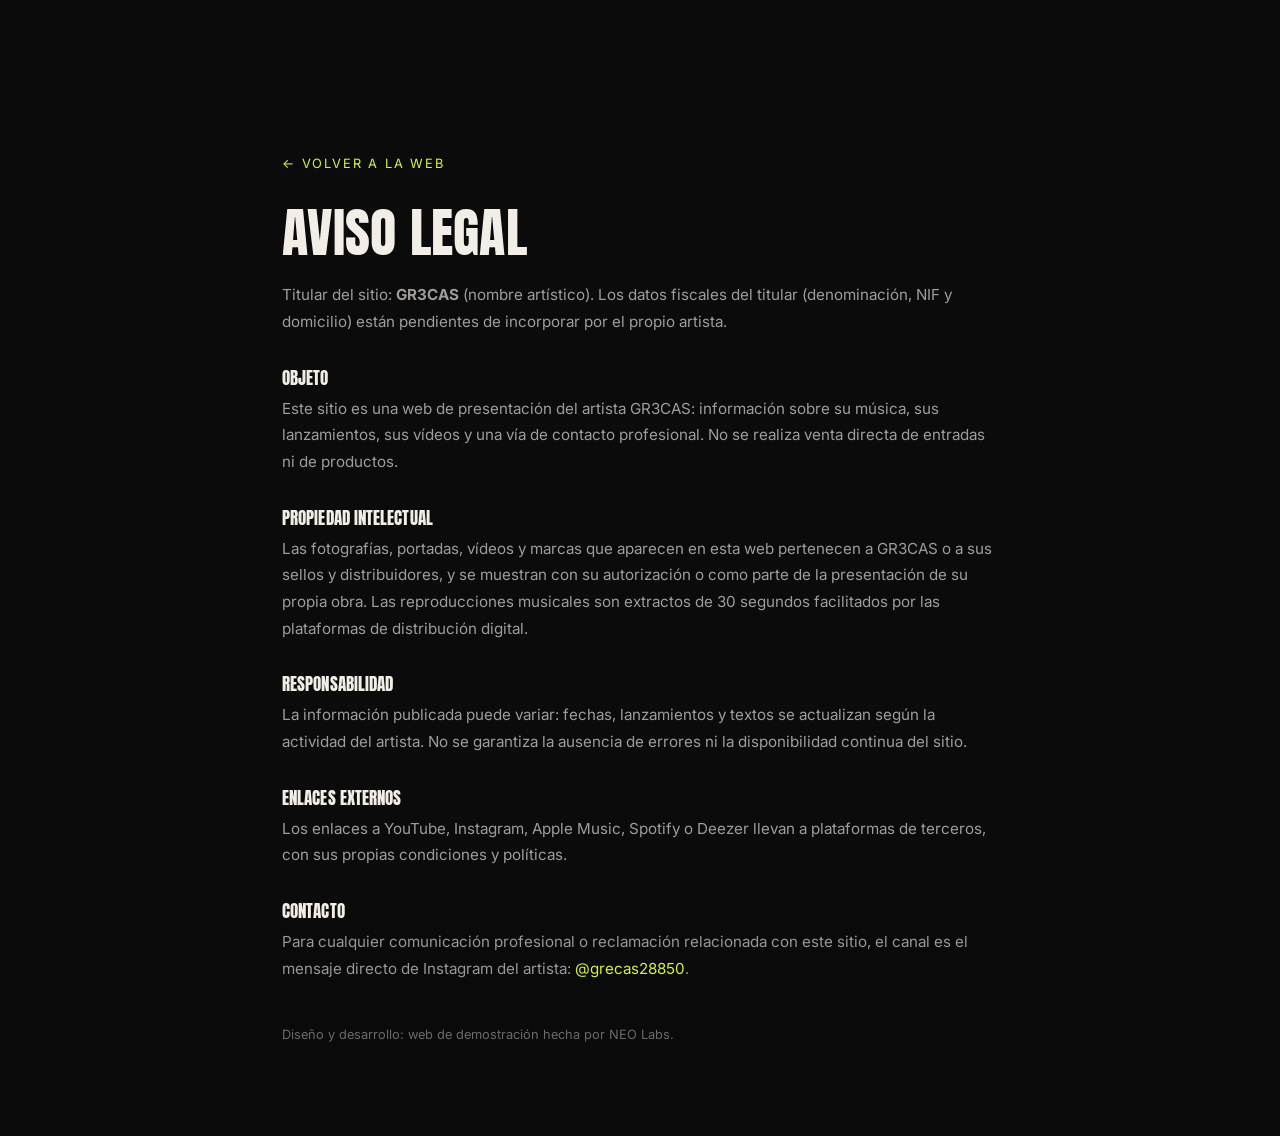
<file: aviso-legal.html>
<!DOCTYPE html>
<html lang="es">
<head>
<meta charset="utf-8">
<meta name="viewport" content="width=device-width, initial-scale=1.0">
<title>Aviso legal | GR3CAS</title>
<meta name="robots" content="noindex">
<link rel="icon" href="assets/brand/favicon.svg" type="image/svg+xml">
<link href="https://fonts.googleapis.com/css2?family=Anton&family=Inter:wght@300;400;600&display=swap" rel="stylesheet">
<link rel="stylesheet" href="assets/estilo.css">
<link rel="stylesheet" href="assets/estilo2.css">
<style>body{background:var(--ink);color:var(--muted)}
.legal{max-width:760px;margin:0 auto;padding:clamp(90px,12vw,150px) 22px 90px}
.legal h1{font-family:var(--disp);font-size:clamp(2.2rem,6vw,3.4rem);color:var(--cream);margin-bottom:1.6rem;text-transform:uppercase}
.legal h2{font-size:1.05rem;color:var(--cream);margin:2.2rem 0 .6rem}
.legal p,.legal li{font-size:.95rem;line-height:1.75}
.legal a{color:var(--amber)}
.legal .volver{display:inline-block;margin-bottom:2rem;font-size:.8rem;letter-spacing:.14em;text-transform:uppercase;color:var(--amber)}</style>
</head>
<body>
<div class="legal">
  <a class="volver" href="index.html">← Volver a la web</a>
  <h1>Aviso legal</h1>
  <p>Titular del sitio: <strong>GR3CAS</strong> (nombre artístico). Los datos fiscales del titular
    (denominación, NIF y domicilio) están pendientes de incorporar por el propio artista.</p>
  <h2>Objeto</h2>
  <p>Este sitio es una web de presentación del artista GR3CAS: información sobre su música, sus
    lanzamientos, sus vídeos y una vía de contacto profesional. No se realiza venta directa de
    entradas ni de productos.</p>
  <h2>Propiedad intelectual</h2>
  <p>Las fotografías, portadas, vídeos y marcas que aparecen en esta web pertenecen a GR3CAS o a sus
    sellos y distribuidores, y se muestran con su autorización o como parte de la presentación de su
    propia obra. Las reproducciones musicales son extractos de 30 segundos facilitados por las
    plataformas de distribución digital.</p>
  <h2>Responsabilidad</h2>
  <p>La información publicada puede variar: fechas, lanzamientos y textos se actualizan según la
    actividad del artista. No se garantiza la ausencia de errores ni la disponibilidad continua del
    sitio.</p>
  <h2>Enlaces externos</h2>
  <p>Los enlaces a YouTube, Instagram, Apple Music, Spotify o Deezer llevan a plataformas de
    terceros, con sus propias condiciones y políticas.</p>
  <h2>Contacto</h2>
  <p>Para cualquier comunicación profesional o reclamación relacionada con este sitio, el canal es el
    mensaje directo de Instagram del artista: <a href="https://www.instagram.com/grecas28850/" target="_blank" rel="noopener">@grecas28850</a>.</p>
  <p style="margin-top:2.6rem;font-size:.8rem;color:var(--muted2)">Diseño y desarrollo: web de demostración hecha por NEO Labs.</p>
</div>
</body>
</html>
</file>
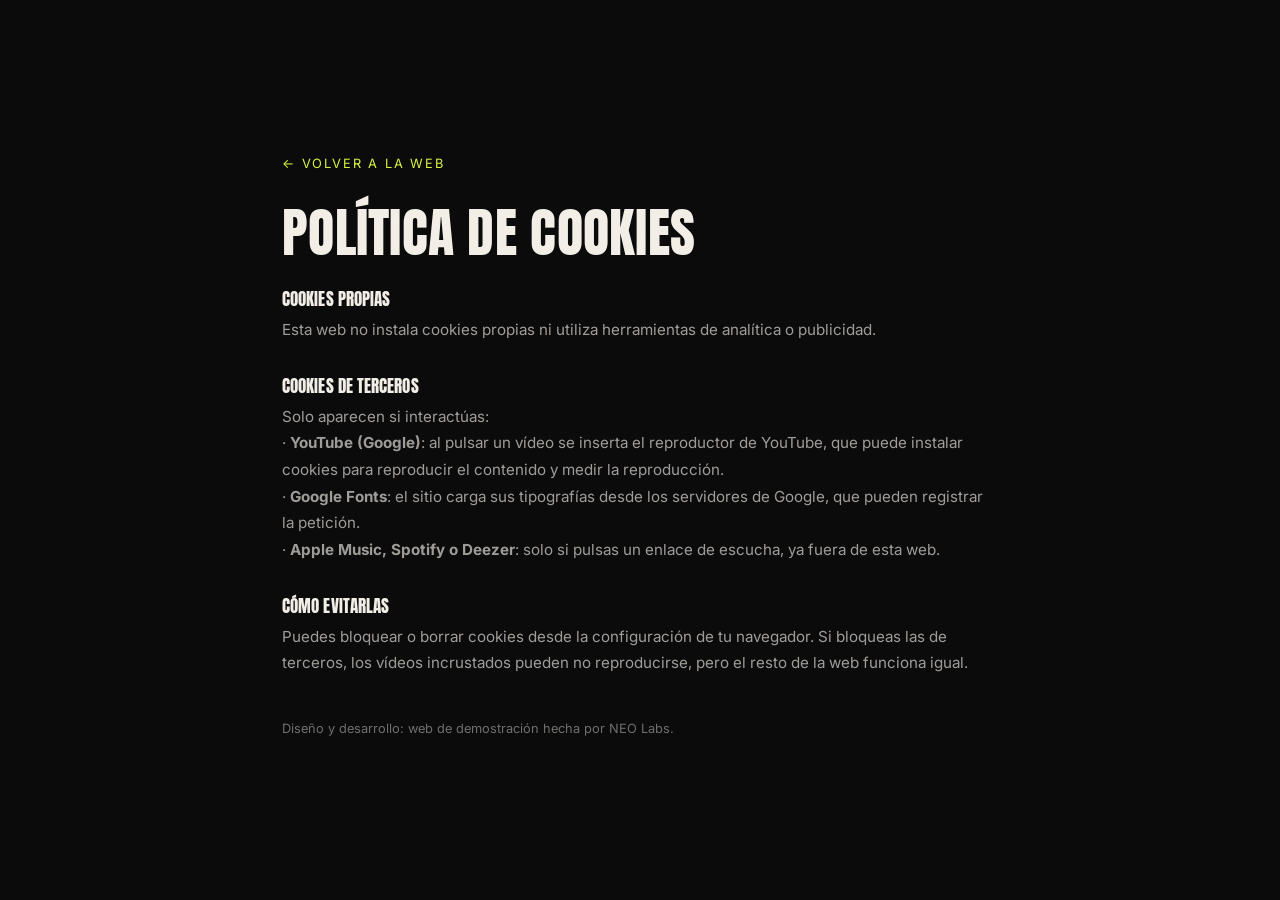
<file: politica-cookies.html>
<!DOCTYPE html>
<html lang="es">
<head>
<meta charset="utf-8">
<meta name="viewport" content="width=device-width, initial-scale=1.0">
<title>Política de cookies | GR3CAS</title>
<meta name="robots" content="noindex">
<link rel="icon" href="assets/brand/favicon.svg" type="image/svg+xml">
<link href="https://fonts.googleapis.com/css2?family=Anton&family=Inter:wght@300;400;600&display=swap" rel="stylesheet">
<link rel="stylesheet" href="assets/estilo.css">
<link rel="stylesheet" href="assets/estilo2.css">
<style>body{background:var(--ink);color:var(--muted)}
.legal{max-width:760px;margin:0 auto;padding:clamp(90px,12vw,150px) 22px 90px}
.legal h1{font-family:var(--disp);font-size:clamp(2.2rem,6vw,3.4rem);color:var(--cream);margin-bottom:1.6rem;text-transform:uppercase}
.legal h2{font-size:1.05rem;color:var(--cream);margin:2.2rem 0 .6rem}
.legal p{font-size:.95rem;line-height:1.75}
.legal a{color:var(--amber)}
.legal .volver{display:inline-block;margin-bottom:2rem;font-size:.8rem;letter-spacing:.14em;text-transform:uppercase;color:var(--amber)}</style>
</head>
<body>
<div class="legal">
  <a class="volver" href="index.html">← Volver a la web</a>
  <h1>Política de cookies</h1>
  <h2>Cookies propias</h2>
  <p>Esta web no instala cookies propias ni utiliza herramientas de analítica o publicidad.</p>
  <h2>Cookies de terceros</h2>
  <p>Solo aparecen si interactúas:</p>
  <p>· <strong>YouTube (Google)</strong>: al pulsar un vídeo se inserta el reproductor de YouTube, que
    puede instalar cookies para reproducir el contenido y medir la reproducción.<br>
    · <strong>Google Fonts</strong>: el sitio carga sus tipografías desde los servidores de Google,
    que pueden registrar la petición.<br>
    · <strong>Apple Music, Spotify o Deezer</strong>: solo si pulsas un enlace de escucha, ya fuera de
    esta web.</p>
  <h2>Cómo evitarlas</h2>
  <p>Puedes bloquear o borrar cookies desde la configuración de tu navegador. Si bloqueas las de
    terceros, los vídeos incrustados pueden no reproducirse, pero el resto de la web funciona igual.</p>
  <p style="margin-top:2.6rem;font-size:.8rem;color:var(--muted2)">Diseño y desarrollo: web de demostración hecha por NEO Labs.</p>
</div>
</body>
</html>
</file>
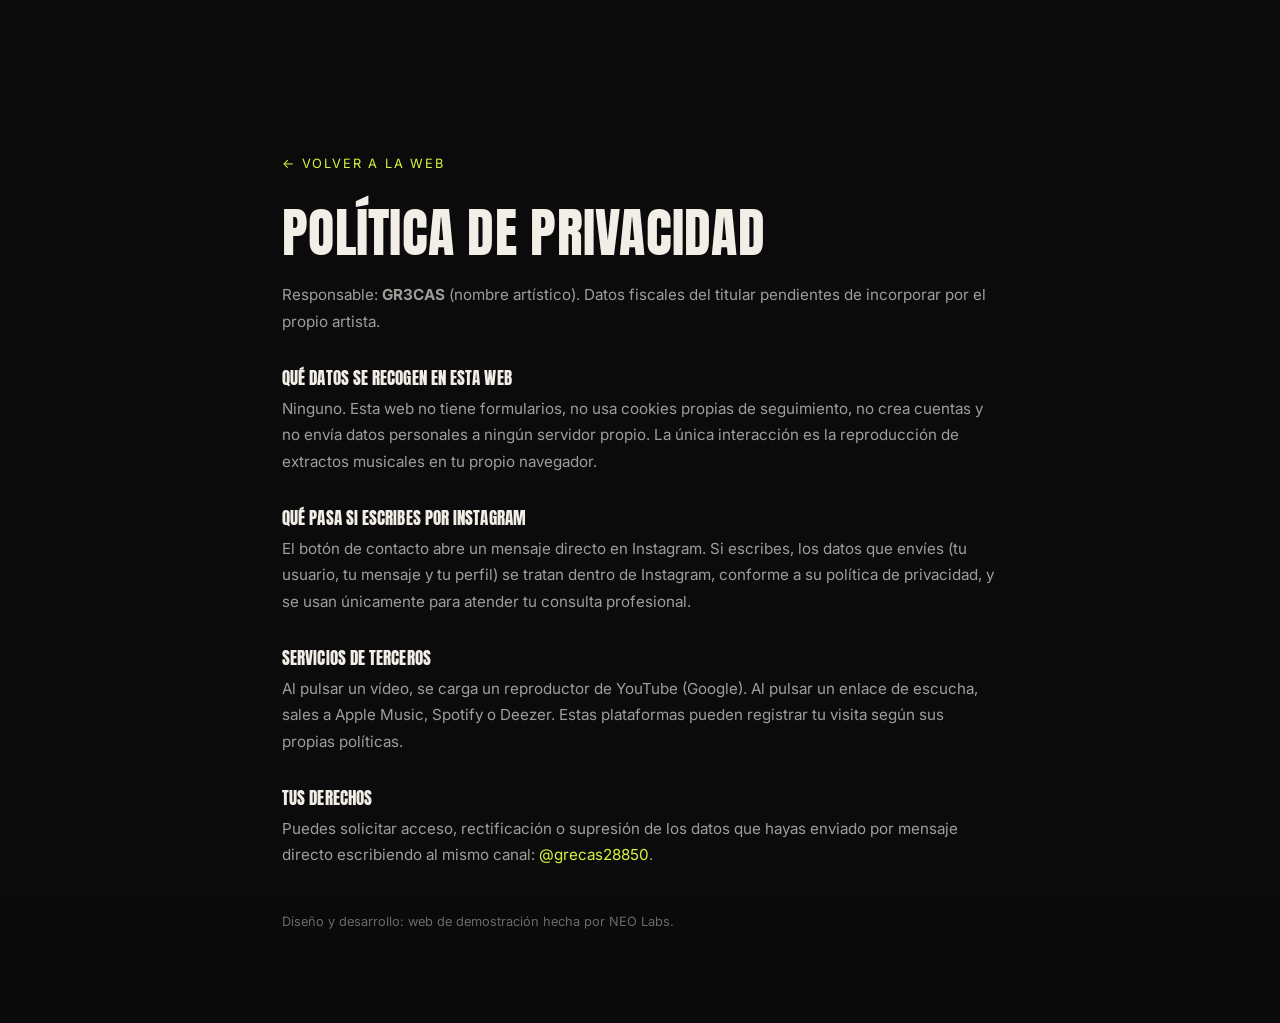
<file: politica-privacidad.html>
<!DOCTYPE html>
<html lang="es">
<head>
<meta charset="utf-8">
<meta name="viewport" content="width=device-width, initial-scale=1.0">
<title>Política de privacidad | GR3CAS</title>
<meta name="robots" content="noindex">
<link rel="icon" href="assets/brand/favicon.svg" type="image/svg+xml">
<link href="https://fonts.googleapis.com/css2?family=Anton&family=Inter:wght@300;400;600&display=swap" rel="stylesheet">
<link rel="stylesheet" href="assets/estilo.css">
<link rel="stylesheet" href="assets/estilo2.css">
<style>body{background:var(--ink);color:var(--muted)}
.legal{max-width:760px;margin:0 auto;padding:clamp(90px,12vw,150px) 22px 90px}
.legal h1{font-family:var(--disp);font-size:clamp(2.2rem,6vw,3.4rem);color:var(--cream);margin-bottom:1.6rem;text-transform:uppercase}
.legal h2{font-size:1.05rem;color:var(--cream);margin:2.2rem 0 .6rem}
.legal p,.legal li{font-size:.95rem;line-height:1.75}
.legal a{color:var(--amber)}
.legal .volver{display:inline-block;margin-bottom:2rem;font-size:.8rem;letter-spacing:.14em;text-transform:uppercase;color:var(--amber)}</style>
</head>
<body>
<div class="legal">
  <a class="volver" href="index.html">← Volver a la web</a>
  <h1>Política de privacidad</h1>
  <p>Responsable: <strong>GR3CAS</strong> (nombre artístico). Datos fiscales del titular pendientes de
    incorporar por el propio artista.</p>
  <h2>Qué datos se recogen en esta web</h2>
  <p>Ninguno. Esta web no tiene formularios, no usa cookies propias de seguimiento, no crea cuentas y
    no envía datos personales a ningún servidor propio. La única interacción es la reproducción de
    extractos musicales en tu propio navegador.</p>
  <h2>Qué pasa si escribes por Instagram</h2>
  <p>El botón de contacto abre un mensaje directo en Instagram. Si escribes, los datos que envíes
    (tu usuario, tu mensaje y tu perfil) se tratan dentro de Instagram, conforme a su política de
    privacidad, y se usan únicamente para atender tu consulta profesional.</p>
  <h2>Servicios de terceros</h2>
  <p>Al pulsar un vídeo, se carga un reproductor de YouTube (Google). Al pulsar un enlace de
    escucha, sales a Apple Music, Spotify o Deezer. Estas plataformas pueden registrar tu visita
    según sus propias políticas.</p>
  <h2>Tus derechos</h2>
  <p>Puedes solicitar acceso, rectificación o supresión de los datos que hayas enviado por mensaje
    directo escribiendo al mismo canal: <a href="https://www.instagram.com/grecas28850/" target="_blank" rel="noopener">@grecas28850</a>.</p>
  <p style="margin-top:2.6rem;font-size:.8rem;color:var(--muted2)">Diseño y desarrollo: web de demostración hecha por NEO Labs.</p>
</div>
</body>
</html>
</file>
<file: assets/estilo.css>
/* ==========================================================================
   RADE — hoja de estilo
   Paleta sacada de sus propias portadas: teal noche, naranja de sodio, crema.
   ========================================================================== */
:root{
  --ink:#0A0A0B;
  --ink2:#101012;
  --panel:#161618;
  --panel2:#1D1D20;
  --cream:#F2EEE6;
  --muted:rgba(242,238,230,.62);
  --muted2:rgba(242,238,230,.42);
  --line:rgba(242,238,230,.14);
  --line2:rgba(242,238,230,.24);
  --amber:#D6F03C;
  --amber2:#E9FF8A;
  --amber3:#A8C21C;
  --red:#E0223A;
  --teal:#7A2230;
  --disp:'Anton',Impact,'Arial Narrow',sans-serif;
  --body:'Inter',system-ui,-apple-system,'Segoe UI',sans-serif;
  --sh:0 24px 60px rgba(0,0,0,.5);
  --ease:cubic-bezier(.22,1,.36,1);
}
*{box-sizing:border-box;margin:0;padding:0}
html{scroll-behavior:smooth}
body{
  background:var(--ink);color:var(--cream);font-family:var(--body);font-weight:400;
  line-height:1.62;-webkit-font-smoothing:antialiased;overflow-x:hidden;
}
body::after{
  content:"";position:fixed;inset:0;z-index:9998;pointer-events:none;opacity:.5;
  background-image:url("data:image/svg+xml,%3Csvg xmlns='http://www.w3.org/2000/svg' width='220' height='220'%3E%3Cfilter id='n'%3E%3CfeTurbulence type='fractalNoise' baseFrequency='.85' numOctaves='3' stitchTiles='stitch'/%3E%3CfeColorMatrix type='saturate' values='0'/%3E%3C/filter%3E%3Crect width='220' height='220' filter='url(%23n)' opacity='.42'/%3E%3C/svg%3E");
  mix-blend-mode:overlay;
}
img{max-width:100%;display:block}
a{color:inherit;text-decoration:none}
h1,h2,h3,.disp{font-family:var(--disp);font-weight:400;text-transform:uppercase;letter-spacing:.005em;line-height:.92}
h2{font-size:clamp(2rem,5.2vw,4.2rem)}
h3{font-size:clamp(1.15rem,2.2vw,1.6rem);letter-spacing:.01em}
p{color:var(--muted)}
::selection{background:var(--amber);color:var(--ink)}
.wrap{width:min(1240px,92vw);margin:0 auto}
.pad{padding:clamp(64px,9vw,140px) 0}
.oscuro{background:var(--ink2)}
.eyebrow{
  display:inline-flex;align-items:center;gap:.6rem;font-size:.72rem;font-weight:600;
  letter-spacing:.28em;text-transform:uppercase;color:var(--amber);
}
.eyebrow::before{content:"";width:26px;height:1px;background:var(--amber)}
.cabecera-sec{max-width:760px;margin-bottom:clamp(30px,4vw,58px)}
.cabecera-sec h2{margin:1rem 0 1rem}
.cabecera-sec p{font-size:clamp(1rem,1.35vw,1.12rem);max-width:660px}
.lead{color:var(--muted)}
.destacado{color:var(--cream);font-weight:600}

/* ---------- botones ---------- */
.btn{
  display:inline-flex;align-items:center;justify-content:center;gap:.6rem;
  font-family:var(--body);font-size:.82rem;font-weight:600;letter-spacing:.14em;
  text-transform:uppercase;padding:1.05rem 1.7rem;border:1px solid var(--line2);
  background:transparent;color:var(--cream);cursor:pointer;border-radius:2px;
  transition:background .3s var(--ease),color .3s var(--ease),border-color .3s var(--ease),transform .3s var(--ease);
}
.btn svg{width:16px;height:16px;flex:0 0 16px}
.btn:hover{transform:translateY(-2px)}
.btn-amber{background:var(--amber);border-color:var(--amber);color:#160B02}
.btn-amber:hover{background:var(--amber2);border-color:var(--amber2)}
.btn-crema{background:var(--cream);border-color:var(--cream);color:var(--ink)}
.btn-crema:hover{background:#fff;border-color:#fff}
.btn-linea:hover{background:rgba(242,236,227,.08);border-color:var(--cream)}
.btns{display:flex;gap:.8rem;flex-wrap:wrap}

/* ---------- cabecera ---------- */
header{
  position:fixed;top:0;left:0;right:0;z-index:900;transition:background .4s var(--ease),backdrop-filter .4s;
  border-bottom:1px solid transparent;
}
header.puesto{background:rgba(10,10,11,.88);backdrop-filter:blur(14px);border-bottom-color:var(--line)}
.nav{display:flex;align-items:center;justify-content:space-between;gap:1.5rem;padding:1.05rem 0}
.marca{display:flex;align-items:center;gap:.7rem}
.marca .logo{font-family:var(--disp);font-size:1.6rem;letter-spacing:.06em;line-height:1}
.marca .punto{width:9px;height:9px;background:var(--amber);border-radius:50%}
.menu{display:flex;gap:1.7rem;align-items:center}
.menu a{font-size:.78rem;font-weight:500;letter-spacing:.16em;text-transform:uppercase;color:var(--muted);position:relative;padding-bottom:3px}
.menu a::after{content:"";position:absolute;left:0;bottom:0;width:0;height:1px;background:var(--amber);transition:width .3s var(--ease)}
.menu a:hover{color:var(--cream)}
.menu a:hover::after{width:100%}
.nav .btn{padding:.72rem 1.25rem;font-size:.74rem}
.burger{display:none;flex-direction:column;gap:5px;background:none;border:0;cursor:pointer;padding:.5rem}
.burger span{display:block;width:24px;height:2px;background:var(--cream);transition:.3s var(--ease)}
.movil-menu{
  position:fixed;inset:0;z-index:950;background:var(--ink);display:flex;flex-direction:column;
  justify-content:center;align-items:center;gap:1.4rem;opacity:0;pointer-events:none;transition:opacity .35s var(--ease);
}
.movil-menu.abierto{opacity:1;pointer-events:auto}
.movil-menu a{font-family:var(--disp);font-size:2rem;text-transform:uppercase;letter-spacing:.02em}
.movil-menu a:hover{color:var(--amber)}
.movil-menu .cerrar{position:absolute;top:1.4rem;right:5vw;background:none;border:0;color:var(--cream);font-size:2rem;cursor:pointer;line-height:1}

/* ---------- hero ---------- */
.hero{position:relative;min-height:100svh;display:flex;align-items:flex-end;overflow:hidden;isolation:isolate}
.hero-bg{position:absolute;inset:0;z-index:-2}
.hero-bg img{width:100%;height:100%;object-fit:cover;object-position:50% 34%;filter:grayscale(.62) contrast(1.12) brightness(.72)}
.hero-bg::after{
  content:"";position:absolute;inset:0;z-index:-1;
  background:
    radial-gradient(120% 90% at 78% 16%,rgba(214,240,60,.28) 0%,rgba(214,240,60,0) 55%),
    linear-gradient(180deg,rgba(10,10,11,.72) 0%,rgba(10,10,11,.5) 38%,rgba(10,10,11,.94) 82%,var(--ink) 100%),
    linear-gradient(100deg,rgba(224,34,58,.45) 0%,rgba(10,10,11,.1) 60%);
}
.hero-in{position:relative;width:100%;padding:clamp(120px,16vh,180px) 0 clamp(40px,6vh,64px)}
.hero .marca-top{display:flex;align-items:center;gap:.8rem;margin-bottom:1.1rem;flex-wrap:wrap}
.hero .tag{font-size:.72rem;font-weight:600;letter-spacing:.26em;text-transform:uppercase;color:var(--amber)}
.hero .tag.sep{color:var(--muted2)}
.hero h1{
  font-size:clamp(4.6rem,20vw,17rem);line-height:.82;letter-spacing:-.015em;margin:.2rem 0 .3rem;
  text-shadow:0 18px 60px rgba(0,0,0,.55);
}
.hero h1 em{font-style:normal;color:var(--amber)}
.hero .sub{font-family:var(--disp);font-size:clamp(1.05rem,2.6vw,1.9rem);text-transform:uppercase;letter-spacing:.04em;color:var(--cream);opacity:.92;max-width:820px}
.hero .texto{max-width:600px;margin:1.4rem 0 2rem;font-size:clamp(.98rem,1.3vw,1.1rem)}
.hero .btns{margin-bottom:clamp(28px,4vh,52px)}
.stats{
  display:grid;grid-template-columns:repeat(4,1fr);border-top:1px solid var(--line);border-bottom:1px solid var(--line);
}
.stats div{padding:1.2rem 1.2rem 1.25rem 0;border-right:1px solid var(--line)}
.stats div:last-child{border-right:0;padding-right:0}
.stats b{display:block;font-family:var(--disp);font-size:clamp(1.5rem,3vw,2.3rem);line-height:1;color:var(--cream)}
.stats span{display:block;font-size:.68rem;letter-spacing:.16em;text-transform:uppercase;color:var(--muted2);margin-top:.45rem}

/* ---------- marquee ---------- */
.ticker{border-top:1px solid var(--line);border-bottom:1px solid var(--line);background:var(--ink2);overflow:hidden;padding:.85rem 0}
.ticker-in{display:flex;gap:2.6rem;white-space:nowrap;animation:desliza 34s linear infinite;will-change:transform}
.ticker span{font-family:var(--disp);font-size:1.05rem;letter-spacing:.06em;text-transform:uppercase;color:var(--muted)}
.ticker span em{font-style:normal;color:var(--amber)}
.ticker span.sep{color:var(--amber)}
@keyframes desliza{from{transform:translateX(0)}to{transform:translateX(-50%)}}

/* ---------- rejillas y tarjetas ---------- */
.dos{display:grid;grid-template-columns:1fr 1fr;gap:clamp(18px,2.6vw,34px)}
.tres{display:grid;grid-template-columns:repeat(3,1fr);gap:clamp(16px,2.2vw,28px)}
.cuatro{display:grid;grid-template-columns:repeat(4,1fr);gap:clamp(14px,1.8vw,24px)}
.tarjeta{
  background:var(--panel);border:1px solid var(--line);border-radius:3px;overflow:hidden;
  transition:transform .4s var(--ease),border-color .4s var(--ease),box-shadow .4s var(--ease);
}
.tarjeta:hover{transform:translateY(-6px);border-color:rgba(255,106,26,.55);box-shadow:var(--sh)}
.tarjeta .arte{position:relative;aspect-ratio:1/1;overflow:hidden;background:#000}
.tarjeta .arte img{width:100%;height:100%;object-fit:cover;transition:transform .7s var(--ease)}
.tarjeta:hover .arte img{transform:scale(1.05)}
.tarjeta .cuerpo{padding:1.25rem 1.3rem 1.4rem}
.tarjeta .cuerpo h3{margin-bottom:.35rem}
.tarjeta .meta{font-size:.72rem;letter-spacing:.14em;text-transform:uppercase;color:var(--amber)}
.tarjeta .pie{display:flex;align-items:center;justify-content:space-between;gap:1rem;margin-top:1rem;flex-wrap:wrap}
.tarjeta p{font-size:.93rem;margin-top:.5rem}
.etiqueta{
  position:absolute;top:.9rem;left:.9rem;z-index:2;background:rgba(10,10,11,.82);backdrop-filter:blur(6px);
  border:1px solid var(--line2);padding:.35rem .7rem;font-size:.62rem;letter-spacing:.18em;
  text-transform:uppercase;color:var(--cream)
}
.etiqueta.nueva{background:var(--amber);border-color:var(--amber);color:#160B02;font-weight:700}

/* ---------- reproductor ---------- */
.repro-lista{display:grid;grid-template-columns:1fr 1fr;gap:0 clamp(24px,4vw,60px)}
.corte{
  display:grid;grid-template-columns:44px 52px 1fr auto;align-items:center;gap:1rem;
  padding:.85rem .4rem;border-bottom:1px solid var(--line);cursor:pointer;
  transition:background .25s var(--ease),padding-left .25s var(--ease);background:none;border-left:0;border-right:0;border-top:0;width:100%;text-align:left;color:inherit;font-family:inherit;
}
.corte:hover{background:rgba(242,236,227,.05);padding-left:.9rem}
.corte.sonando{background:rgba(255,106,26,.1)}
.corte.sonando .corte-tema{color:var(--amber)}
.corte-n{font-family:var(--disp);font-size:1rem;color:var(--muted2)}
.corte.sonando .corte-n{color:var(--amber)}
.corte img{width:52px;height:52px;object-fit:cover;border-radius:2px}
.corte-tema{font-weight:600;font-size:.98rem;display:block;line-height:1.3}
.corte-album{font-size:.76rem;color:var(--muted2);letter-spacing:.02em}
.corte-dur{font-size:.78rem;color:var(--muted2);font-variant-numeric:tabular-nums}
.corte-play{width:34px;height:34px;border-radius:50%;border:1px solid var(--line2);display:grid;place-items:center;flex:0 0 34px}
.corte-play svg{width:13px;height:13px;fill:currentColor}
.barra-fija{
  position:fixed;left:0;right:0;bottom:0;z-index:960;background:rgba(10,10,11,.95);backdrop-filter:blur(16px);
  border-top:1px solid var(--line2);transform:translateY(105%);transition:transform .45s var(--ease);
}
.barra-fija.visible{transform:translateY(0)}
.barra-in{display:grid;grid-template-columns:auto 1fr auto;align-items:center;gap:1.1rem;padding:.75rem 0}
.barra-info{display:flex;align-items:center;gap:.9rem;min-width:0}
.barra-info img{width:46px;height:46px;object-fit:cover;border-radius:2px}
.barra-info .t{font-weight:600;font-size:.92rem;line-height:1.25;white-space:nowrap;overflow:hidden;text-overflow:ellipsis}
.barra-info .a{font-size:.74rem;color:var(--muted2)}
.barra-controles{display:flex;align-items:center;gap:.7rem}
.barra-btn{width:42px;height:42px;border-radius:50%;border:1px solid var(--line2);background:none;color:var(--cream);display:grid;place-items:center;cursor:pointer;transition:.25s var(--ease)}
.barra-btn:hover{border-color:var(--amber);color:var(--amber)}
.barra-btn.principal{background:var(--amber);border-color:var(--amber);color:#160B02;width:48px;height:48px}
.barra-btn svg{width:16px;height:16px;fill:currentColor}
.barra-progreso{display:flex;align-items:center;gap:.8rem}
.progreso{position:relative;height:3px;background:rgba(242,236,227,.18);border-radius:2px;flex:1;cursor:pointer;min-width:90px}
.progreso i{position:absolute;inset:0 auto 0 0;width:0;background:var(--amber);border-radius:2px}
.tiempo{font-size:.72rem;color:var(--muted2);font-variant-numeric:tabular-nums;min-width:74px;text-align:right}

/* ---------- video ---------- */
.video-rejilla{display:grid;grid-template-columns:repeat(3,1fr);gap:clamp(16px,2.2vw,26px)}
.video-marco{
  position:relative;aspect-ratio:16/9;overflow:hidden;border:1px solid var(--line);border-radius:3px;
  background:#000;cursor:pointer;padding:0;
}
.video-marco img{width:100%;height:100%;object-fit:cover;opacity:.82;transition:.5s var(--ease)}
.video-marco:hover img{opacity:1;transform:scale(1.04)}
.video-marco .play{
  position:absolute;inset:0;display:grid;place-items:center;
}
.video-marco .play span{
  width:58px;height:58px;border-radius:50%;background:rgba(255,106,26,.94);display:grid;place-items:center;
  transition:transform .35s var(--ease);
}
.video-marco:hover .play span{transform:scale(1.12)}
.video-marco .play svg{width:18px;height:18px;fill:#160B02;margin-left:3px}
.video-marco .titulo{
  position:absolute;left:0;right:0;bottom:0;padding:1.5rem 1rem .85rem;text-align:left;
  background:linear-gradient(180deg,transparent,rgba(10,10,11,.92));
}
.video-marco .titulo b{display:block;font-size:.92rem;font-weight:600}
.video-marco .titulo i{font-style:normal;font-size:.72rem;color:var(--amber);letter-spacing:.12em;text-transform:uppercase}
.video-marco iframe{position:absolute;inset:0;width:100%;height:100%;border:0}
.videos-pie{margin-top:1.6rem;font-size:.86rem;color:var(--muted2)}

/* ---------- 28850 / barrio ---------- */
.barrio{position:relative;overflow:hidden;isolation:isolate}
.barrio-bg{position:absolute;inset:0;z-index:-2}
.barrio-bg img{width:100%;height:100%;object-fit:cover;filter:grayscale(.9) brightness(.42) contrast(1.15)}
.barrio-bg::after{content:"";position:absolute;inset:0;z-index:-1;background:linear-gradient(180deg,var(--ink) 0%,rgba(10,10,11,.72) 30%,rgba(10,10,11,.86) 70%,var(--ink) 100%)}
.barrio .num{
  font-family:var(--disp);font-size:clamp(4rem,17vw,13rem);line-height:.85;letter-spacing:.02em;
  color:transparent;-webkit-text-stroke:2px var(--amber2);margin:.4rem 0 1.4rem;
}
.barrio blockquote{
  font-family:var(--disp);font-size:clamp(1.4rem,3.6vw,2.7rem);text-transform:uppercase;line-height:1.08;
  color:var(--cream);max-width:900px;margin:0 0 1.1rem;
}
.barrio blockquote em{font-style:normal;color:var(--amber)}
.barrio cite{font-style:normal;font-size:.8rem;letter-spacing:.18em;text-transform:uppercase;color:var(--muted2)}

/* ---------- listas de datos ---------- */
.datos-lista{display:grid;gap:0}
.fila{
  display:grid;grid-template-columns:1.1fr 1fr auto;gap:1.2rem;align-items:center;
  padding:1.05rem 0;border-bottom:1px solid var(--line);
}
.fila:first-child{border-top:1px solid var(--line)}
.fila .t{font-weight:600;font-size:1.02rem}
.fila .t small{display:block;font-weight:400;font-size:.76rem;color:var(--muted2);letter-spacing:.04em}
.fila .v{font-size:.86rem;color:var(--muted)}
.fila .n{font-family:var(--disp);font-size:1.15rem;color:var(--amber2);text-align:right;white-space:nowrap}
.pastillas{display:flex;flex-wrap:wrap;gap:.5rem}
.pastilla{border:1px solid var(--line2);padding:.4rem .8rem;font-size:.74rem;letter-spacing:.1em;text-transform:uppercase;color:var(--muted)}

/* ---------- proceso / linea de tiempo ---------- */
.linea{display:grid;grid-template-columns:repeat(4,1fr);gap:clamp(16px,2.4vw,30px)}
.hito{border-top:2px solid var(--amber);padding-top:1.1rem}
.hito b{display:block;font-family:var(--disp);font-size:1.5rem;color:var(--cream);line-height:1}
.hito span{display:block;font-size:.72rem;letter-spacing:.16em;text-transform:uppercase;color:var(--amber);margin:.55rem 0 .6rem}
.hito p{font-size:.9rem}

/* ---------- galeria ---------- */
.galeria{display:grid;grid-template-columns:repeat(4,1fr);gap:clamp(10px,1.4vw,16px)}
.galeria figure{position:relative;overflow:hidden;border-radius:3px;aspect-ratio:4/5;background:#000}
.galeria figure img{width:100%;height:100%;object-fit:cover;transition:transform .8s var(--ease),filter .5s}
.galeria figure:hover img{transform:scale(1.06)}
.galeria figcaption{
  position:absolute;left:0;right:0;bottom:0;padding:1.4rem .9rem .8rem;font-size:.74rem;
  background:linear-gradient(180deg,transparent,rgba(10,10,11,.9));color:var(--cream);
}
.galeria .ancho{grid-column:span 2;aspect-ratio:16/10}
.galeria .alto{grid-row:span 2;aspect-ratio:auto}

/* ---------- prensa ---------- */
.prensa{display:grid;grid-template-columns:repeat(3,1fr);gap:clamp(16px,2.4vw,30px)}
.cita{border-left:2px solid var(--amber);padding-left:1.3rem}
.cita p{font-size:1.02rem;color:var(--cream);font-weight:300}
.cita cite{display:block;margin-top:.9rem;font-style:normal;font-size:.72rem;letter-spacing:.16em;text-transform:uppercase;color:var(--amber)}

/* ---------- contacto ---------- */
.contacto-grid{display:grid;grid-template-columns:1.05fr .95fr;gap:clamp(26px,4vw,60px);align-items:start}
.enlaces{display:grid;gap:0}
.enlace{
  display:flex;align-items:center;justify-content:space-between;gap:1rem;padding:1.15rem 0;
  border-bottom:1px solid var(--line);transition:padding-left .3s var(--ease),color .3s var(--ease);
}
.enlace:first-child{border-top:1px solid var(--line)}
.enlace:hover{padding-left:.8rem;color:var(--amber)}
.enlace b{font-size:1rem;font-weight:600}
.enlace small{display:block;font-size:.76rem;color:var(--muted2);font-weight:400}
.enlace svg{width:17px;height:17px;flex:0 0 17px;stroke:currentColor;fill:none;stroke-width:1.6}
.caja-alta{background:var(--panel);border:1px solid var(--line);border-radius:3px;padding:clamp(24px,3.4vw,44px)}

/* ---------- cierre + pie ---------- */
.cierre{background:var(--amber);color:#160B02}
.cierre h2{color:#160B02}
.cierre p{color:rgba(22,11,2,.78)}
.cierre .btn-linea{border-color:rgba(22,11,2,.35);color:#160B02}
.cierre .btn-linea:hover{background:rgba(22,11,2,.1);border-color:#160B02}
.cierre-grid{display:grid;grid-template-columns:1.4fr .6fr;gap:2rem;align-items:center}
.pie{border-top:1px solid var(--line);padding:clamp(44px,6vw,80px) 0 2rem;background:var(--ink2)}
.pie-grid{display:grid;grid-template-columns:1.5fr 1fr 1fr 1fr;gap:2rem;margin-bottom:2.6rem}
.pie h4{font-size:.72rem;letter-spacing:.2em;text-transform:uppercase;color:var(--amber);margin-bottom:1rem;font-weight:600}
.pie ul{list-style:none;display:grid;gap:.55rem}
.pie li,.pie a{font-size:.88rem;color:var(--muted)}
.pie a:hover{color:var(--cream)}
.pie .marca .logo{font-size:2rem}
.pie .aviso{display:flex;justify-content:space-between;gap:1rem;flex-wrap:wrap;border-top:1px solid var(--line);padding-top:1.6rem;font-size:.76rem;color:var(--muted2)}
.pie .aviso a{font-size:.76rem}
.credito{border-top:1px solid var(--line);margin-top:1.4rem;padding-top:1.4rem;font-size:.76rem;color:var(--muted2)}
.credito a{color:var(--muted);border-bottom:1px solid var(--line2)}

/* ---------- revelado ---------- */
.rv{opacity:0;transform:translateY(26px);transition:opacity .8s var(--ease),transform .8s var(--ease)}
.rv.visto{opacity:1;transform:none}

/* ---------- responsive ---------- */
@media(max-width:1024px){
  .repro-lista{grid-template-columns:1fr}
  .tres,.linea,.prensa{grid-template-columns:1fr 1fr}
  .cuatro,.galeria{grid-template-columns:1fr 1fr}
  .galeria .ancho{grid-column:span 2}
  .pie-grid{grid-template-columns:1fr 1fr}
}
@media(max-width:820px){
  .menu{display:none}
  .burger{display:flex}
  .nav .btn{display:none}
  .hero{min-height:92svh}
  .hero-bg img{object-position:50% 26%}
  .stats{grid-template-columns:1fr 1fr}
  .stats div{border-right:0}
  .stats div:nth-child(odd){border-right:1px solid var(--line)}
  .stats div:nth-child(1),.stats div:nth-child(2){border-bottom:1px solid var(--line)}
  .contacto-grid,.cierre-grid{grid-template-columns:1fr}
  .video-rejilla{grid-template-columns:1fr}
  .dos{grid-template-columns:1fr}
}
@media(max-width:560px){
  .tres,.cuatro,.prensa,.linea,.pie-grid,.galeria{grid-template-columns:1fr}
  .galeria .ancho{grid-column:span 1;aspect-ratio:4/5}
  .galeria .alto{grid-row:span 1;aspect-ratio:4/5}
  .btn{width:100%;white-space:normal}
  .btns .btn{width:100%}
  .barra-in{grid-template-columns:1fr;gap:.6rem}
  .barra-progreso{order:3}
  .fila{grid-template-columns:1fr auto;gap:.6rem 1rem}
  .fila .v{grid-column:1/-1;font-size:.82rem}
  .corte{grid-template-columns:34px 46px 1fr auto;gap:.7rem}
  .corte img{width:46px;height:46px}
  body{padding-bottom:0}
}
section[id]{scroll-margin-top:80px}
@media(prefers-reduced-motion:reduce){
  .rv{opacity:1;transform:none}
  .ticker-in{animation:none}
}
</file>
<file: assets/estilo2.css>
/* ==========================================================================
   RADE — correcciones y secciones finales (duo, videos, barrio, contacto, pie)
   ========================================================================== */

/* ---------- hero: el titular no debe chocar con la línea de arriba ---------- */
.hero h1{line-height:.9;margin-top:.35rem}
.hero .marca-top{margin-bottom:.4rem}
.hero-in{text-shadow:0 2px 26px rgba(10,10,11,.55)}

/* ---------- Ocer y Rade ---------- */
.duo-grid{display:grid;grid-template-columns:1fr 1fr;gap:clamp(28px,4vw,64px);margin-top:clamp(30px,4vw,56px)}
.cifras{list-style:none;display:grid;gap:1.05rem;margin-top:1.4rem}
.cifras li{display:grid;grid-template-columns:auto 1fr;gap:1.1rem;align-items:baseline;border-top:1px solid var(--line);padding-top:1rem}
.cifras b{font-family:var(--disp);font-size:clamp(1.5rem,2.4vw,2.05rem);color:var(--amber);line-height:1;white-space:nowrap}
.cifras span{font-size:.9rem;color:var(--muted)}
.exitos{list-style:none;display:grid;margin-top:1.4rem}
.exitos li{display:grid;grid-template-columns:34px 1fr auto;gap:1rem;align-items:center;padding:.62rem 0;border-bottom:1px solid var(--line)}
.exitos .n{font-size:.74rem;color:var(--muted2);letter-spacing:.1em}
.exitos .t{font-size:.98rem;color:var(--cream)}
.exitos .v{font-family:var(--disp);font-size:1rem;color:var(--amber);white-space:nowrap}

/* ---------- línea de tiempo ---------- */
.linea-tiempo{display:grid;grid-template-columns:repeat(4,1fr);gap:clamp(16px,2.4vw,30px);margin-top:clamp(44px,5vw,86px)}
.linea-tiempo .hito{border-top:2px solid var(--line);padding-top:1.1rem}
.linea-tiempo .hito.destacado{border-top-color:var(--amber)}
.linea-tiempo .anio{display:block;font-family:var(--disp);font-size:clamp(1.4rem,2vw,1.8rem);color:var(--cream);line-height:1;letter-spacing:.01em}
.linea-tiempo .hito.destacado .anio{color:var(--amber)}
.linea-tiempo p{font-size:.88rem;color:var(--muted);margin-top:.55rem}

/* ---------- dos cajas: gira y directo ---------- */
.cierre-dos{display:grid;grid-template-columns:1fr 1fr;gap:clamp(18px,2.6vw,32px);margin-top:clamp(44px,5vw,86px)}
.caja{background:var(--panel);border:1px solid var(--line);border-radius:3px;padding:clamp(22px,3vw,40px)}
.caja h3{font-size:clamp(1.15rem,1.9vw,1.55rem);margin:.9rem 0 1.1rem}
.caja p{font-size:.92rem;color:var(--muted);margin-top:1.1rem}
.fechas{list-style:none;display:grid;margin-top:.6rem}
.fechas li{display:grid;grid-template-columns:66px 1fr;gap:1rem;align-items:center;padding:.78rem 0;border-bottom:1px solid var(--line);font-size:.95rem;color:var(--cream)}
.fechas b{font-family:var(--disp);font-size:1.05rem;color:var(--cream);letter-spacing:.04em}
.fechas em{font-style:normal;font-size:.68rem;letter-spacing:.16em;text-transform:uppercase;color:var(--amber);margin-left:.5rem}

/* ---------- vídeos ---------- */
.videos-grid{display:grid;grid-template-columns:repeat(3,1fr);gap:clamp(14px,2vw,24px)}
.vid{position:relative;overflow:hidden;border-radius:3px;aspect-ratio:16/9;background:#000;cursor:pointer;margin:0}
.vid.ancha{grid-column:span 2}
.vid img{width:100%;height:100%;object-fit:cover;opacity:.82;transition:transform .7s var(--ease),opacity .5s}
.vid:hover img{opacity:1;transform:scale(1.04)}
.vid .play{position:absolute;inset:0;display:flex;align-items:center;justify-content:center}
.vid .play::before{content:"";position:absolute;width:62px;height:62px;border-radius:50%;background:var(--amber);transition:transform .4s var(--ease)}
.vid:hover .play::before{transform:scale(1.12)}
.vid .play svg{position:relative;width:20px;height:20px;fill:#160B02;margin-left:3px}
.vid figcaption{position:absolute;left:0;right:0;bottom:0;padding:2.6rem 1.2rem 1.05rem;font-size:.78rem;color:rgba(242,238,230,.82);background:linear-gradient(180deg,rgba(10,10,11,0),rgba(10,10,11,.92))}
.vid figcaption b{display:block;font-family:var(--disp);font-size:1.1rem;letter-spacing:.02em;color:var(--cream);margin-bottom:.15rem}
.vid.cargado img,.vid.cargado .play,.vid.cargado figcaption{display:none}
.vid iframe{position:absolute;inset:0;width:100%;height:100%;border:0}

/* ---------- el barrio ---------- */
.barrio-bg img{filter:grayscale(.92) brightness(.3) contrast(1.2)}
.barrio{padding:clamp(80px,12vw,180px) 0}
.barrio-in{position:relative;z-index:1;max-width:920px}
.barrio-in::before{content:"";position:absolute;inset:-60px -80px;z-index:-1;background:radial-gradient(65% 65% at 22% 45%,rgba(10,10,11,.9),rgba(10,10,11,.55) 60%,rgba(10,10,11,0));pointer-events:none}
.barrio h2{font-family:var(--disp);font-size:clamp(3rem,9vw,6.5rem);line-height:.9;letter-spacing:-.01em;color:transparent;-webkit-text-stroke:2px rgba(242,238,230,.5);margin:1.1rem 0 0}
.barrio .grande{font-size:clamp(1.05rem,2vw,1.45rem);color:rgba(242,238,230,.94);max-width:700px;margin:2rem 0 2.8rem;font-weight:300}
.barrio-datos{display:grid;grid-template-columns:repeat(3,1fr);gap:clamp(16px,2.4vw,30px);margin-bottom:2.4rem}
.barrio-datos div{border-top:1px solid var(--line);padding-top:1rem}
.barrio-datos b{display:block;font-family:var(--disp);font-size:1.15rem;color:var(--cream);margin-bottom:.35rem}
.barrio-datos span{font-size:.82rem;color:var(--muted2)}

/* ---------- contacto: enlaces grandes ---------- */
.enlace-grande{display:grid;grid-template-columns:52px 1fr auto;gap:1.2rem;align-items:center;padding:1.35rem 1.2rem;border:1px solid var(--line);border-radius:3px;background:var(--panel);transition:border-color .35s var(--ease),transform .35s var(--ease)}
.enlace-grande:hover{border-color:rgba(214,240,60,.5);transform:translateY(-3px)}
.enlace-grande .ic{width:52px;height:52px;border-radius:50%;display:flex;align-items:center;justify-content:center;background:rgba(214,240,60,.12);border:1px solid rgba(214,240,60,.35)}
.enlace-grande .ic svg{width:24px;height:24px;stroke:var(--amber);fill:none;stroke-width:1.6}
.enlace-grande .txt b{display:block;font-size:1rem;color:var(--cream)}
.enlace-grande .txt span{font-size:.82rem;color:var(--muted2)}
.enlace-grande .flecha{font-size:1.3rem;color:var(--amber)}
.nota-booking{margin-top:2rem;font-size:.88rem;color:var(--muted2);border-left:2px solid var(--amber);padding-left:1rem}

/* ---------- cierre y pie ---------- */
.cierre-in{display:grid;grid-template-columns:1.35fr .65fr;gap:2rem;align-items:center}
.cierre .eyebrow{color:rgba(22,11,2,.65)}
.pie-in{display:grid;grid-template-columns:1.5fr 1fr 1fr 1fr;gap:2rem;margin-bottom:2.6rem}
.pie-abajo{display:flex;justify-content:space-between;gap:1rem;flex-wrap:wrap;border-top:1px solid var(--line);padding-top:1.6rem;font-size:.76rem;color:var(--muted2)}
.pie h4{font-size:.72rem;letter-spacing:.2em;text-transform:uppercase;color:var(--amber);margin-bottom:1rem;font-weight:600}
.pie ul{list-style:none;display:grid;gap:.55rem}
.pie a{font-size:.88rem;color:var(--muted)}
.pie a:hover{color:var(--cream)}
.pie p{font-size:.88rem;color:var(--muted);margin-top:1rem;max-width:390px}
.pie .logo{font-family:var(--disp);font-size:2rem;color:var(--cream)}

/* ---------- catálogo compacto: 6 por fila ---------- */
#catalogo .cuatro{grid-template-columns:repeat(6,1fr);gap:clamp(10px,1.4vw,18px)}
#catalogo .tarjeta .cuerpo{padding:.7rem .8rem .85rem}
#catalogo .tarjeta .cuerpo h3{font-size:.95rem;line-height:1.25}
#catalogo .tarjeta .meta{font-size:.62rem;letter-spacing:.1em}
#catalogo .tarjeta .etiqueta{font-size:.58rem;padding:.22rem .45rem}
@media(max-width:1100px){#catalogo .cuatro{grid-template-columns:repeat(5,1fr)}}
@media(max-width:900px){#catalogo .cuatro{grid-template-columns:repeat(4,1fr)}}
@media(max-width:700px){#catalogo .cuatro{grid-template-columns:repeat(3,1fr)}}
@media(max-width:520px){#catalogo .cuatro{grid-template-columns:repeat(2,1fr)}}

/* ---------- corrector del hero y de las cifras ---------- */
.hero-in{width:min(1240px,92vw);margin:0 auto}
@media(max-width:700px){
  .stats{grid-template-columns:1fr 1fr}
  .stats div{padding:1.1rem 1rem 1.15rem 0}
  .stats div:nth-child(2n){border-right:0;padding-right:0}
  .stats div:nth-child(n+3){border-top:1px solid var(--line)}
  .hero h1{font-size:clamp(3.6rem,18vw,5.6rem)}
  .hero .btns{gap:.6rem}
  .hero .texto{margin:1.2rem 0 1.6rem}
}

/* ---------- adaptación a pantallas pequeñas ---------- */
@media(max-width:900px){
  .duo-grid,.cierre-dos,.cierre-in{grid-template-columns:1fr}
  .linea-tiempo{grid-template-columns:1fr 1fr}
  .barrio-datos{grid-template-columns:1fr}
  .pie-in{grid-template-columns:1fr 1fr}
  .enlace-grande{grid-template-columns:44px 1fr auto;gap:.9rem}
  .enlace-grande .ic{width:44px;height:44px}
}
@media(max-width:560px){
  .linea-tiempo{grid-template-columns:1fr}
  .pie-in{grid-template-columns:1fr}
  .videos-grid{grid-template-columns:1fr}
  .vid.ancha{grid-column:span 1}
  .barrio h2{-webkit-text-stroke-width:1.5px}
}
</file>
<file: assets/estilo3.css>
/* ==========================================================================
   Discografía: una foto por disco + singles en lista
   ========================================================================== */
.discos-grid{display:grid;grid-template-columns:repeat(auto-fit,minmax(232px,1fr));
  gap:clamp(16px,2vw,28px)}
.disco{display:block;border:1px solid var(--line);border-radius:4px;overflow:hidden;
  background:var(--panel);text-decoration:none;transition:transform .3s var(--ease),border-color .3s var(--ease)}
.disco:hover{transform:translateY(-5px);border-color:rgba(214,240,60,.55)}
.disco .arte{position:relative;aspect-ratio:1/1;overflow:hidden;background:var(--panel2)}
.disco .arte img{width:100%;height:100%;object-fit:cover;display:block}
.disco .arte .etiqueta{position:absolute;top:.75rem;left:.75rem;right:auto;width:auto;
  display:inline-block;background:var(--amber);
  color:#0A0A0B;font:700 .6rem/1 var(--body);letter-spacing:.14em;text-transform:uppercase;
  padding:.3rem .55rem;border-radius:2px}
.disco .cuerpo{padding:1rem 1.15rem 1.25rem}
.disco .cuerpo .meta{display:block;font:600 .66rem/1 var(--body);letter-spacing:.13em;
  text-transform:uppercase;color:var(--muted2);margin-bottom:.4rem}
.disco .cuerpo h3{font-family:var(--disp);font-size:1.3rem;line-height:1.08;color:var(--cream);
  letter-spacing:.01em}
.singles{margin-top:clamp(30px,4vw,54px);border-top:1px solid var(--line);
  padding-top:clamp(22px,3vw,34px)}
.singles-tit{font-family:var(--disp);font-size:1.05rem;letter-spacing:.03em;color:var(--cream);
  margin-bottom:1rem}
.singles-tit span{font-family:var(--body);font-size:.78rem;letter-spacing:.04em;color:var(--muted2)}
.singles-lista{list-style:none;display:grid;grid-template-columns:repeat(auto-fit,minmax(240px,1fr));
  gap:0 clamp(18px,2.4vw,42px)}
.singles-lista a{display:flex;justify-content:space-between;align-items:baseline;gap:1rem;
  padding:.5rem 0;border-bottom:1px solid rgba(242,238,230,.07);color:var(--muted);
  font-size:.9rem;text-decoration:none;transition:color .2s}
.singles-lista a:hover{color:var(--amber)}
.singles-lista a span{color:var(--muted2);font-size:.75rem;letter-spacing:.06em;white-space:nowrap}
@media(max-width:700px){.discos-grid{grid-template-columns:1fr 1fr;gap:12px}
  .singles-lista{grid-template-columns:1fr}}

/* ---------- tarjeta de lanzamiento (Lo último) ---------- */
.dos .bloque-disco{background:var(--panel);border:1px solid var(--line);border-radius:4px;overflow:hidden;display:flex;flex-direction:column;transition:border-color .35s var(--ease),transform .35s var(--ease)}
.dos .bloque-disco:hover{border-color:rgba(214,240,60,.45);transform:translateY(-4px)}
.dos .bloque-disco.destacado{border-color:rgba(214,240,60,.55)}
.bloque-disco .arte{position:relative;aspect-ratio:1/1;overflow:hidden;background:var(--ink2)}
.bloque-disco .arte img{width:100%;height:100%;object-fit:cover;transition:transform .7s var(--ease)}
.dos .bloque-disco:hover .arte img{transform:scale(1.04)}
.bloque-disco .cuerpo{padding:clamp(1.2rem,2vw,1.7rem);display:flex;flex-direction:column;gap:.7rem;align-items:flex-start}
.bloque-disco h3{font-family:var(--disp);font-size:clamp(1.5rem,2.6vw,2.1rem);line-height:1;letter-spacing:-.01em;margin:0}
.meta-disco{font-size:.72rem;letter-spacing:.16em;text-transform:uppercase;color:var(--amber);margin:0}
.bloque-disco .btn{width:100%;justify-content:center}

/* ---------- entradas / gira ---------- */
.gira{display:grid;grid-template-columns:.85fr 1.15fr;gap:clamp(24px,4vw,56px);align-items:start;margin-top:clamp(30px,4vw,54px)}
.cartel{border:1px solid var(--line2);border-radius:4px;overflow:hidden;background:var(--ink2)}
.cartel img{width:100%;display:block}
.cita-sala{font-size:1rem;line-height:1.6;color:rgba(242,238,230,.9);border-left:3px solid var(--amber);padding-left:1.1rem;margin:1.6rem 0 0;font-weight:300}
.cita-sala cite{display:block;font-style:normal;font-size:.74rem;letter-spacing:.16em;text-transform:uppercase;color:var(--muted2);margin-top:.7rem}
.conciertos{display:grid;gap:1rem}
.concierto{display:grid;grid-template-columns:auto 1fr auto;gap:1.2rem;align-items:center;background:var(--panel);border:1px solid var(--line);border-radius:4px;padding:1.4rem 1.3rem;transition:border-color .35s var(--ease),transform .35s var(--ease)}
.concierto:hover{border-color:rgba(214,240,60,.5);transform:translateY(-3px)}
.concierto.destacado{border-left:3px solid var(--amber)}
.fecha-g{text-align:center;line-height:1}
.fecha-g b{display:block;font-family:var(--disp);font-size:2.1rem;color:var(--cream)}
.fecha-g span{display:block;font-size:.7rem;letter-spacing:.2em;text-transform:uppercase;color:var(--amber);margin-top:.25rem}
.fecha-g i{display:block;font-style:normal;font-size:.72rem;color:var(--muted2);margin-top:.3rem}
.concierto .sitio b{display:block;font-family:var(--disp);font-size:1.35rem;letter-spacing:.01em;line-height:1.05}
.concierto .sitio span{display:block;font-size:.86rem;color:var(--muted);margin-top:.35rem}
.concierto .sitio em{font-style:normal;color:var(--amber2)}
.aviso-entradas{font-size:.86rem;color:var(--muted2);margin-top:1.4rem;border-left:2px solid var(--line2);padding-left:1rem}
@media(max-width:900px){
  .gira{grid-template-columns:1fr}
  .concierto{grid-template-columns:auto 1fr;row-gap:.9rem}
  .concierto .btn{grid-column:1/-1;justify-content:center}
}

/* ---------- tienda ---------- */
.tienda-grid{display:grid;grid-template-columns:repeat(3,1fr);gap:clamp(16px,2.4vw,28px);margin-top:clamp(30px,4vw,50px)}
.producto{background:var(--panel);border:1px solid var(--line);border-radius:4px;overflow:hidden;display:flex;flex-direction:column;transition:border-color .35s var(--ease),transform .35s var(--ease)}
.producto:hover{border-color:rgba(214,240,60,.45);transform:translateY(-4px)}
.arte-prod{background:#F2EEE6;aspect-ratio:1/1;overflow:hidden}
.arte-prod img{width:100%;height:100%;object-fit:cover}
.producto .cuerpo{padding:1.2rem 1.2rem 1.5rem;display:flex;flex-direction:column;gap:.45rem}
.etiqueta-p{font-size:.62rem;letter-spacing:.2em;text-transform:uppercase;color:var(--amber)}
.producto h3{font-family:var(--disp);font-size:1.35rem;letter-spacing:.01em;margin:0}
.precio{font-size:1.05rem;color:var(--cream);font-weight:600;margin:0}
.tallas{font-size:.76rem;color:var(--muted2);margin:0}
.cuerpo-p{font-size:.84rem;color:var(--muted);margin:.35rem 0 0}
@media(max-width:900px){.tienda-grid{grid-template-columns:1fr 1fr}}
@media(max-width:560px){.tienda-grid{grid-template-columns:1fr}}

/* ---------- reproductor: texto de cada corte ---------- */
.corte .corte-txt{display:flex;flex-direction:column;gap:.2rem;min-width:0;text-align:left}
.corte .corte-txt b{font-size:.98rem;font-weight:500;color:var(--cream);white-space:nowrap;overflow:hidden;text-overflow:ellipsis}
.corte .corte-txt span{font-size:.74rem;color:var(--muted2);letter-spacing:.04em;white-space:nowrap;overflow:hidden;text-overflow:ellipsis}
.corte.sonando .corte-txt b{color:var(--amber)}
.corte.sonando{border-color:rgba(214,240,60,.45)}

/* ---------- el 284 ---------- */
.cifras-sierra{display:grid;grid-template-columns:repeat(3,1fr);gap:clamp(16px,2.4vw,30px);margin:2.2rem 0 0}
.cifras-sierra div{border-top:1px solid var(--line);padding-top:1rem}
.cifras-sierra b{display:block;font-family:var(--disp);font-size:1.5rem;color:var(--amber);margin-bottom:.35rem}
.cifras-sierra span{font-size:.84rem;color:var(--muted)}
@media(max-width:700px){.cifras-sierra{grid-template-columns:1fr}}

/* ---------- piezas de la ficha del disco ---------- */
.arte-disco{border:1px solid var(--line2);border-radius:4px;overflow:hidden;background:var(--ink2);align-self:start}
.arte-disco img{width:100%;display:block}
.etiqueta-suelta{display:inline-block;font-size:.66rem;letter-spacing:.2em;text-transform:uppercase;color:var(--amber);border:1px solid rgba(214,240,60,.4);background:rgba(214,240,60,.08);padding:.4rem .8rem;border-radius:2px;margin-bottom:1.1rem}
.dos .texto{font-size:1.02rem;line-height:1.7;color:rgba(242,238,230,.86);font-weight:300}

/* ---------- barra de reproducción: texto ---------- */
.barra-txt{display:flex;flex-direction:column;gap:.15rem;min-width:0}
.barra-txt b{font-size:.92rem;font-weight:500;color:var(--cream);white-space:nowrap;overflow:hidden;text-overflow:ellipsis}
.barra-txt span{font-size:.74rem;color:var(--amber);letter-spacing:.06em;white-space:nowrap;overflow:hidden;text-overflow:ellipsis}
.cerrar-barra{margin-left:.4rem}
@media(max-width:700px){
  .barra-txt{display:none}
  .barra-fija .barra-in{gap:.7rem}
}
.boton-centro{text-align:center;margin-top:2.6rem}
.pie-marca{font-family:var(--disp);font-size:1.6rem;letter-spacing:.06em;color:var(--cream)}
</file>
